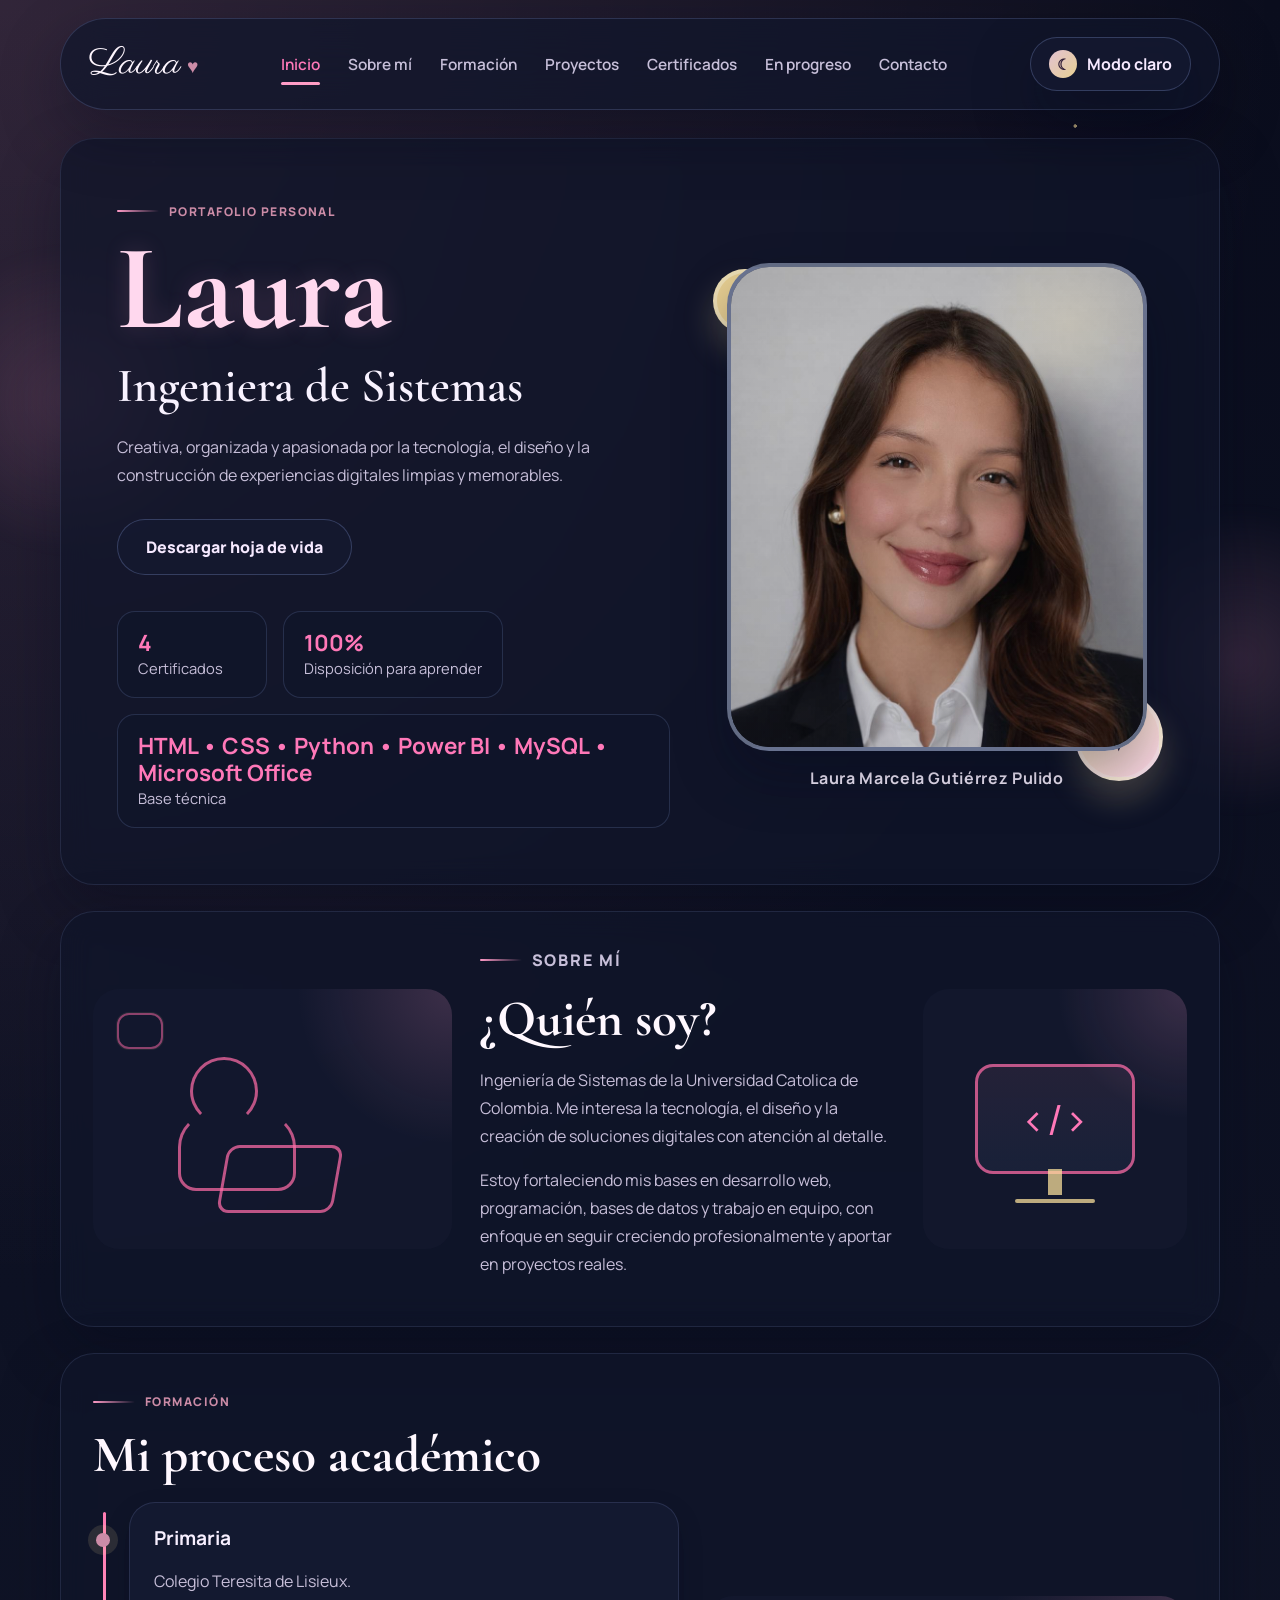
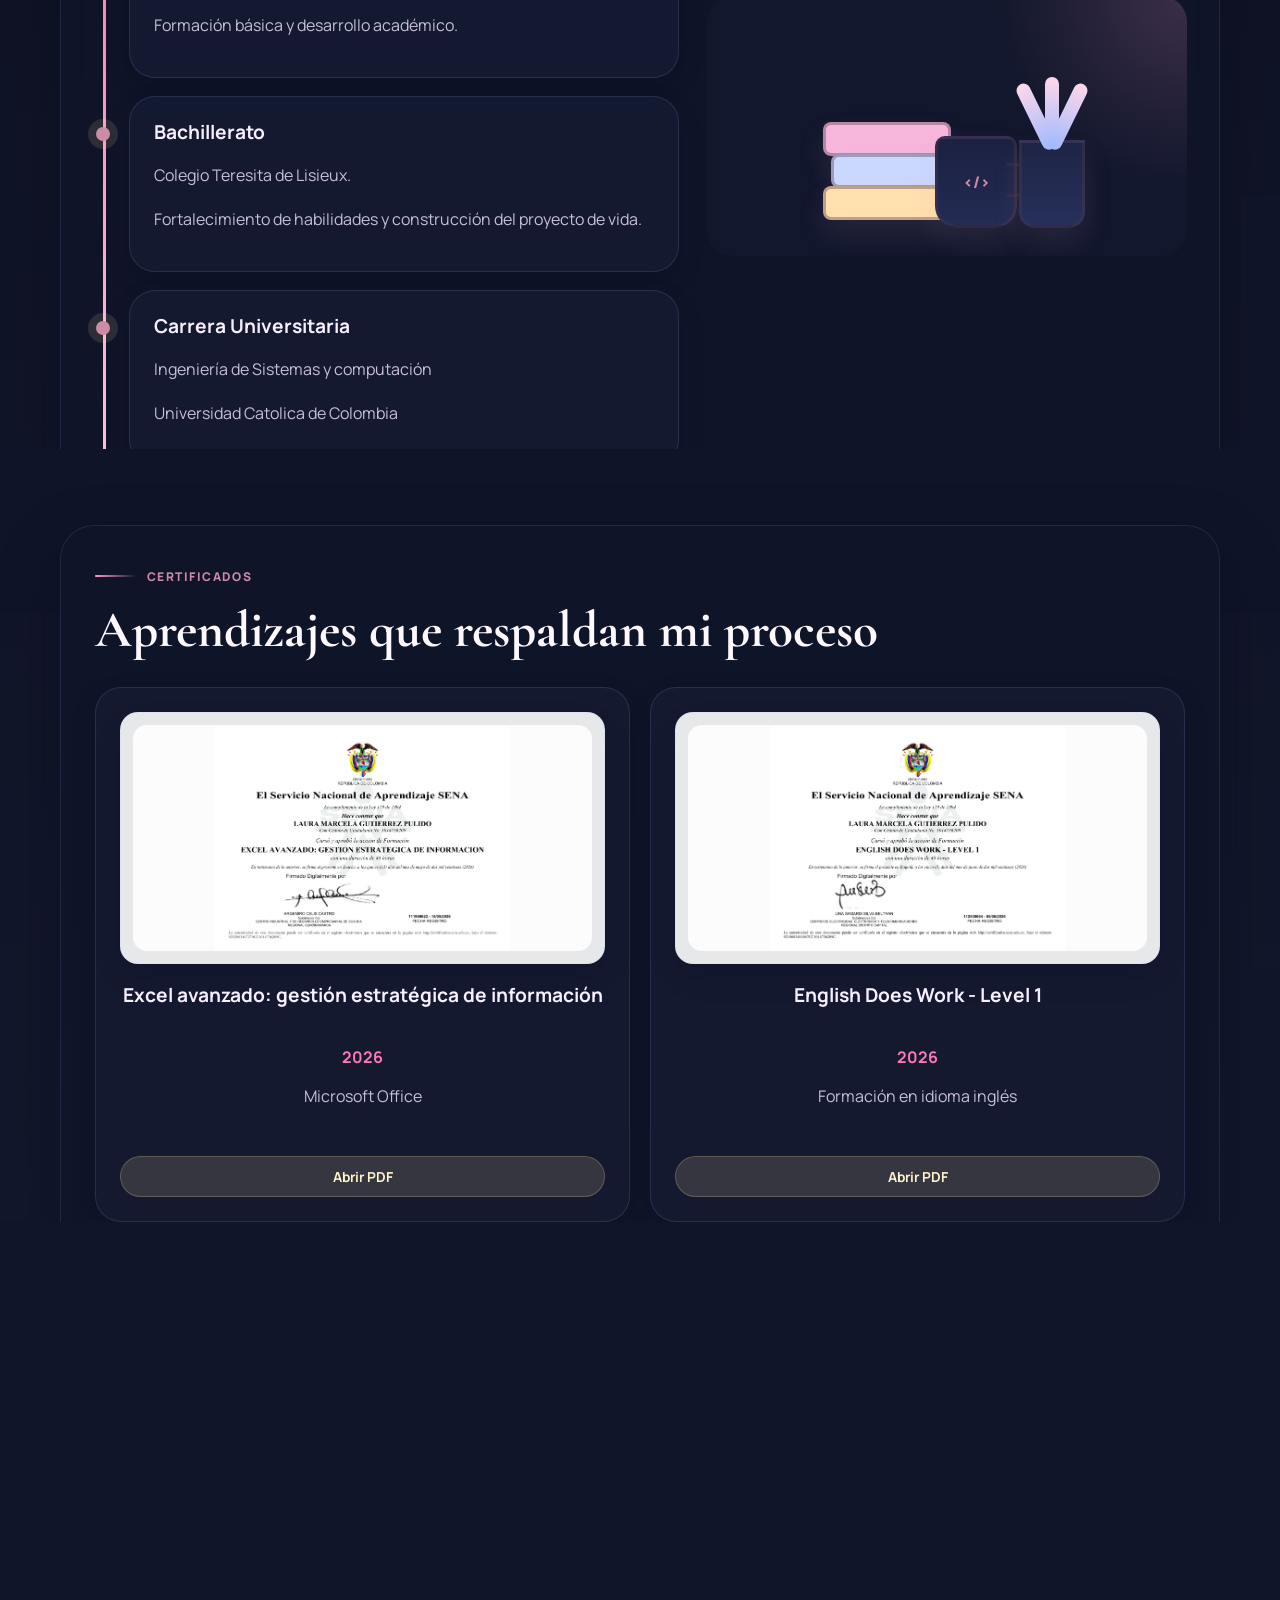
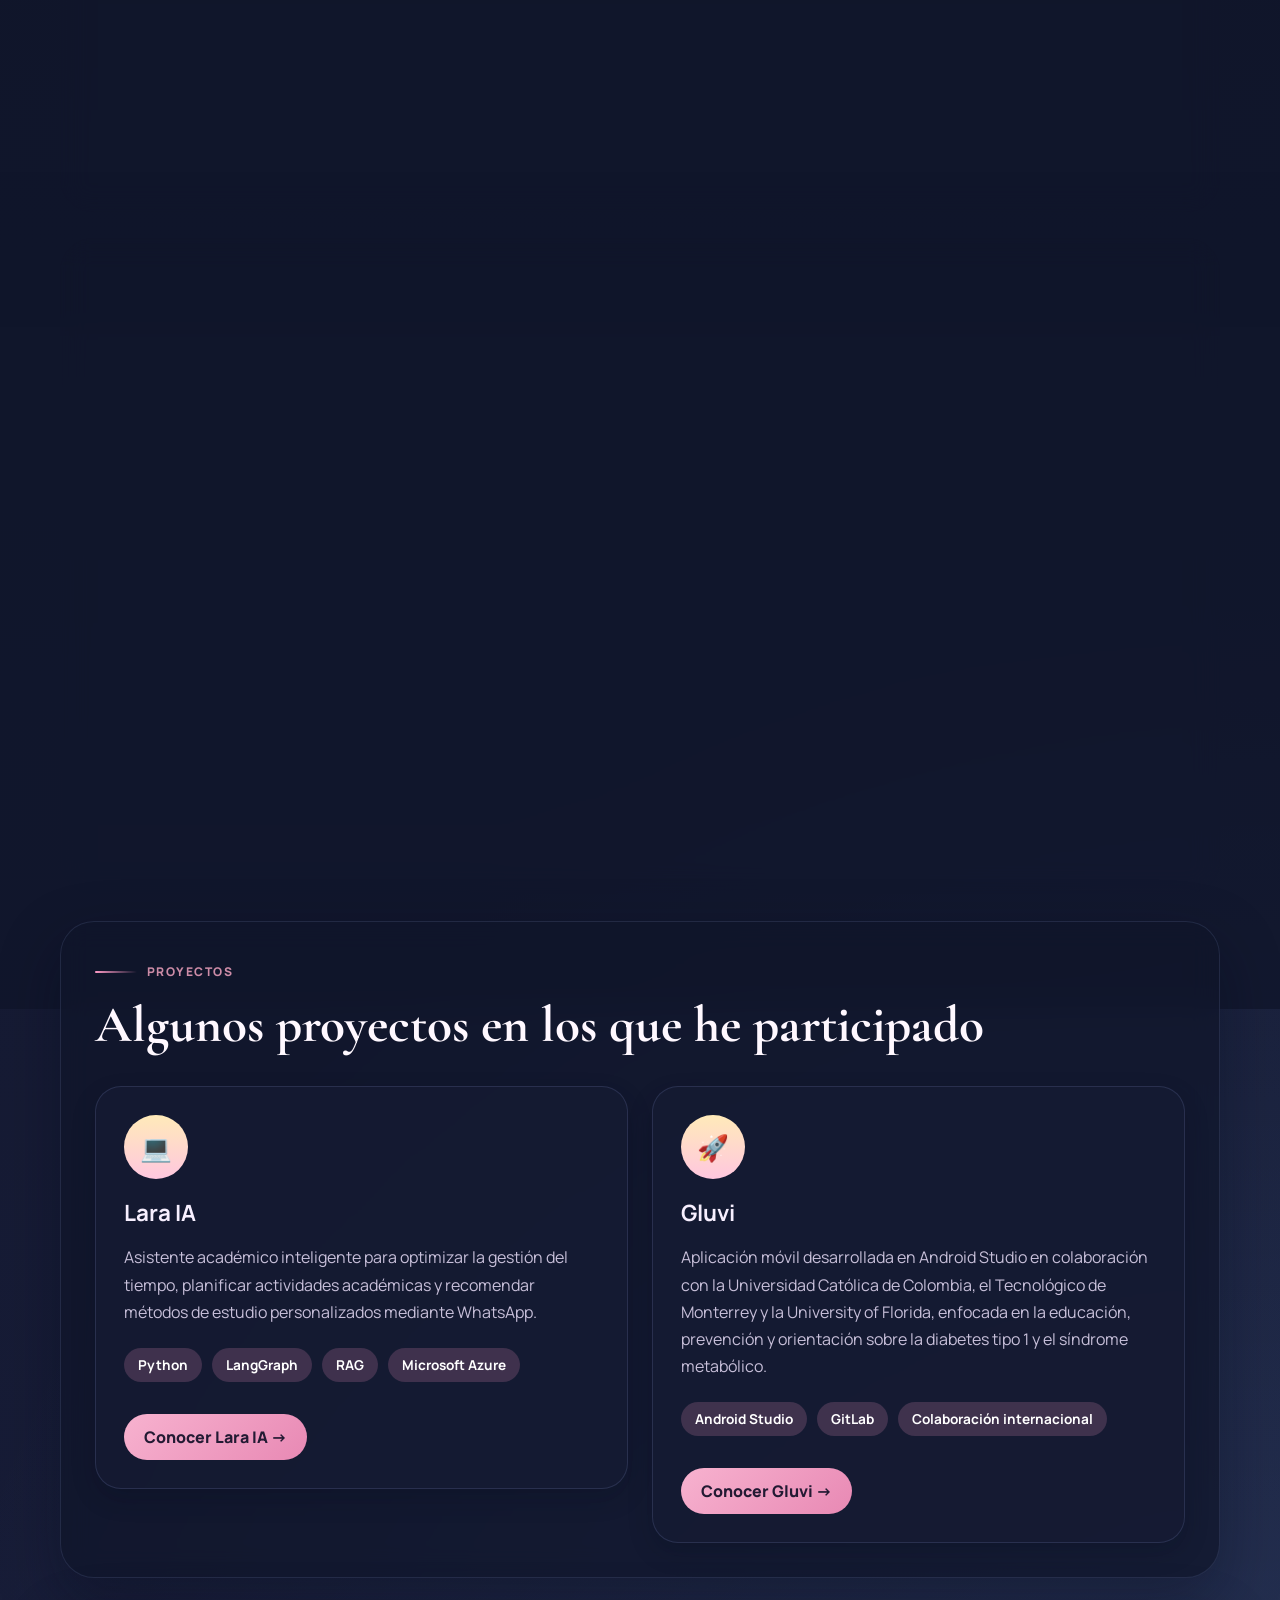
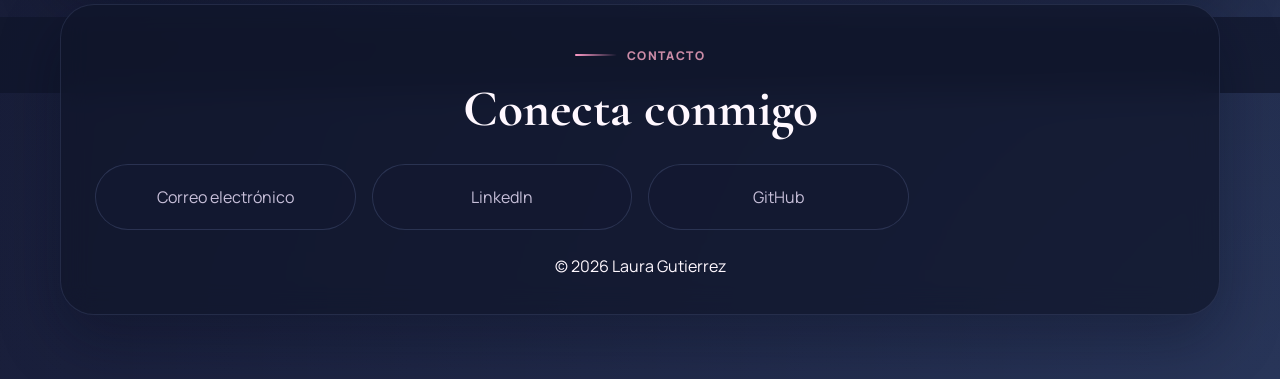
<file: index.html>
<!DOCTYPE html>
<html lang="es">
  <head>
    <meta charset="UTF-8" />
    <meta name="viewport" content="width=device-width, initial-scale=1.0" />
    <title>Laura Marcela Gutierrez Pulido | Portafolio</title>
    <link rel="preconnect" href="https://fonts.googleapis.com" />
    <link rel="preconnect" href="https://fonts.gstatic.com" crossorigin />
    <link
      href="https://fonts.googleapis.com/css2?family=Cormorant+Garamond:wght@400;500;600;700&family=Manrope:wght@400;500;600;700;800&family=Parisienne&display=swap"
      rel="stylesheet"
    />
    <link rel="stylesheet" href="styles.css" />
  </head>
  <body>
    <div class="page-glow page-glow-left"></div>
    <div class="page-glow page-glow-right"></div>

    <header class="shell site-header">
      <a class="brand" href="#inicio">Laura<span>&#9829;</span></a>

      <button class="menu-toggle" type="button" aria-label="Abrir menu" aria-expanded="false">
        <span></span>
        <span></span>
      </button>

      <nav class="site-nav">
        <a href="#inicio">Inicio</a>
        <a href="#sobre-mi">Sobre m&iacute;</a>
        <a href="#formacion">Formaci&oacute;n</a>
        <a href="#proyectos">Proyectos</a>
        <a href="#certificados">Certificados</a>
        <a href="#progreso">En progreso</a>
        <a href="#contacto">Contacto</a>
      </nav>

      <button id="theme-toggle" class="theme-toggle" type="button" aria-label="Cambiar tema">
        <span class="theme-toggle-icon" aria-hidden="true">&#9782;</span>
        <span class="theme-toggle-text">Modo claro</span>
      </button>
    </header>

    <main class="shell">
      <section class="hero panel" id="inicio">
        <div class="hero-copy">
          <p class="eyebrow">Portafolio personal</p>
          <h1>Laura</h1>
          <h2>Ingeniera de Sistemas</h2>
          <p class="lead">
            Creativa, organizada y apasionada por la tecnolog&iacute;a, el dise&ntilde;o
            y la construcci&oacute;n de experiencias digitales limpias y memorables.
          </p>

          <div class="hero-actions">
            <a
              class="btn btn-secondary"
              href="assets/CV Laura Marcela Gutierrez.pdf"
              download="Laura-Marcela-Gutierrez-Pulido-CV.pdf"
            >
              Descargar hoja de vida
            </a>
          </div>

          <ul class="hero-stats">
            <li>
              <strong>4</strong>
              <span>Certificados</span>
            </li>
            <li>
              <strong>100%</strong>
              <span>Disposici&oacute;n para aprender</span>
            </li>
            <li>
              <strong>HTML &bull; CSS &bull; Python &bull; Power BI &bull; MySQL &bull; Microsoft Office</strong>
              <span>Base t&eacute;cnica</span>
            </li>
          </ul>
        </div>

        <div class="hero-visual">
          <div class="portrait-card">
            <div class="portrait-badge badge-top">&#9825;</div>
            <div class="portrait-badge badge-bottom">&#9829;</div>
            <div class="portrait-photo">
              <img src="assets/laura-photo.jpg" alt="Retrato profesional de Laura Marcela Gutierrez Pulido" />
            </div>
            <p class="portrait-caption">Laura Marcela Guti&eacute;rrez Pulido</p>
          </div>
        </div>
      </section>

      <section class="about panel" id="sobre-mi">
        <div class="illustration-card">
          <div class="mini-window"></div>
          <div class="girl-doodle">
            <div class="head"></div>
            <div class="torso"></div>
            <div class="laptop"></div>
          </div>
        </div>

        <div class="about-copy">
          <p class="section-kicker">Sobre m&iacute;</p>
          <h3>&iquest;Qui&eacute;n soy?</h3>
          <p>
            Ingenier&iacute;a de Sistemas de la Universidad Catolica de Colombia. Me interesa la
            tecnolog&iacute;a, el dise&ntilde;o y la creaci&oacute;n de soluciones digitales con
            atenci&oacute;n al detalle.
          </p>
          <p>
            Estoy fortaleciendo mis bases en desarrollo web, programaci&oacute;n,
            bases de datos y trabajo en equipo, con enfoque en seguir creciendo
            profesionalmente y aportar en proyectos reales.
          </p>
        </div>

        <div class="code-card">
          <div class="monitor">
            <span>&lt;/&gt;</span>
          </div>
        </div>
      </section>

      

      <section class="journey panel" id="formacion">
        <div class="journey-copy">
          <div class="section-heading">
            <p class="section-kicker">Formaci&oacute;n</p>
            <h3>Mi proceso acad&eacute;mico</h3>
          </div>

          <div class="timeline">
            <article class="timeline-item">
              <h4>Primaria</h4>
              <p>Colegio Teresita de Lisieux.</p>
              <p>Formaci&oacute;n b&aacute;sica y desarrollo acad&eacute;mico.</p>
            </article>
            <article class="timeline-item">
              <h4>Bachillerato</h4>
              <p>Colegio Teresita de Lisieux.</p>
              <p>Fortalecimiento de habilidades y construcci&oacute;n del proyecto de vida.</p>
            </article>
            <article class="timeline-item">
              <h4>Carrera Universitaria</h4>
              <p>Ingenier&iacute;a de Sistemas y computaci&oacute;n</p>
              <p>Universidad Catolica de Colombia</p>
            </article>
          </div>
        </div>

        <div class="journey-art">
          <div class="books-stack">
            <div class="book book-one"></div>
            <div class="book book-two"></div>
            <div class="book book-three"></div>
            <div class="mug">&lt;/&gt;</div>
            <div class="plant">
              <span></span>
              <span></span>
              <span></span>
            </div>
          </div>
        </div>
      </section>

      <section class="certificates panel" id="certificados">
        <div class="section-heading">
          <p class="section-kicker">Certificados</p>
          <h3>Aprendizajes que respaldan mi proceso</h3>
        </div>

        <div class="cert-grid">
          <article class="cert-card">
            <a
              class="cert-preview"
              href="assets/certificates/9232003467270CC1014736209C.pdf"
              target="_blank"
              rel="noreferrer"
            >
              <img
                src="assets/certificates/excel-preview.png"
                alt="Vista previa del certificado Excel avanzado: gestion estrategica de informacion"
              />
            </a>
            <h4>Excel avanzado: gesti&oacute;n estrat&eacute;gica de informaci&oacute;n</h4>
            <span>2026</span>
            <p>Microsoft Office</p>
            <a
              class="cert-link"
              href="assets/certificates/9232003467270CC1014736209C.pdf"
              target="_blank"
              rel="noreferrer"
            >
              Abrir PDF
            </a>
          </article>
          <article class="cert-card">
            <a
              class="cert-preview"
              href="assets/certificates/9210003481867CC1014736209C.pdf"
              target="_blank"
              rel="noreferrer"
            >
              <img
                src="assets/certificates/english-level-1-preview.png"
                alt="Vista previa del certificado English Does Work Level 1"
              />
            </a>
            <h4>English Does Work - Level 1</h4>
            <span>2026</span>
            <p>Formaci&oacute;n en idioma ingl&eacute;s</p>
            <a
              class="cert-link"
              href="assets/certificates/9210003481867CC1014736209C.pdf"
              target="_blank"
              rel="noreferrer"
            >
              Abrir PDF
            </a>
          </article>
          <article class="cert-card">
            <a
              class="cert-preview"
              href="assets/certificates/9304003494504CC1014736209C.pdf"
              target="_blank"
              rel="noreferrer"
            >
              <img
                src="assets/certificates/english-level-3-preview.png"
                alt="Vista previa del certificado English Does Work Level 3"
              />
            </a>
            <h4>English Does Work - Level 3</h4>
            <span>2026</span>
            <p>Formaci&oacute;n en idioma ingl&eacute;s</p>
            <a
              class="cert-link"
              href="assets/certificates/9304003494504CC1014736209C.pdf"
              target="_blank"
              rel="noreferrer"
            >
              Abrir PDF
            </a>
          </article>
          <article class="cert-card">
            <a
              class="cert-preview"
              href="assets/certificates/9543003525574CC1014736209C.pdf"
              target="_blank"
              rel="noreferrer"
            >
              <img
                src="assets/certificates/ia-integracion-datos-preview.png"
                alt="Vista previa del certificado Aplicacion de la inteligencia artificial en la integracion de datos"
              />
            </a>
            <h4>Aplicaci&oacute;n de la inteligencia artificial en la integraci&oacute;n de datos</h4>
            <span>2026</span>
            <p>SENA</p>
            <a
              class="cert-link"
              href="assets/certificates/9543003525574CC1014736209C.pdf"
              target="_blank"
              rel="noreferrer"
            >
              Abrir PDF
            </a>
          </article>
        </div>
      </section>

      <section class="certificates panel" id="progreso">
        <div class="section-heading">
          <p class="section-kicker">En progreso</p>
          <h3>Cursos que estoy realizando actualmente</h3>
        </div>

        <div class="cert-grid">
          <article class="cert-card progress-card">
            <a class="cert-preview" href="assets/python-cisco-progress.png" target="_blank" rel="noreferrer">
              <img
                src="assets/python-cisco-progress.png"
                alt="Vista del curso Fundamentos de Python 1 en Cisco Networking Academy"
              />
            </a>
            <h4>Fundamentos de Python 1</h4>
            <p>Cisco Networking Academy &middot; Python Essentials 1</p>
            <span>En progreso</span>
            <div class="progress-meta">
              <strong>90%</strong>
            </div>
            <div class="progress-track" aria-label="Progreso del curso Fundamentos de Python 1">
              <div class="progress-fill" style="width: 90%"></div>
            </div>
          </article>
          <article class="cert-card progress-card">
            <a class="cert-preview" href="assets/sql-udemy-progress.png" target="_blank" rel="noreferrer">
              <img
                src="assets/sql-udemy-progress.png"
                alt="Vista del curso SQL Total en Udemy"
              />
            </a>
            <h4>SQL TOTAL - Domina Bases de Datos de 0 a Avanzado en 12 D&iacute;as</h4>
            <p>Udemy &middot; SQL con MySQL, ejercicios y proyectos reales</p>
            <span>En progreso</span>
            <div class="progress-meta">
              <strong>90%</strong>
            </div>
            <div class="progress-track" aria-label="Progreso del curso SQL Total">
              <div class="progress-fill" style="width: 90%"></div>
            </div>
          </article>
</div>
      </section>

      <section class="projects panel" id="proyectos">
        <div class="section-heading">
          <p class="section-kicker">Proyectos</p>
          <h3>Algunos proyectos en los que he participado</h3>
        </div>

        <div class="projects-grid">
          <a class="project-card project-card-link" href="lara-ia.html" aria-label="Conocer Lara IA, asistente académico inteligente">
            <div class="icon-circle" aria-hidden="true">&#128187;</div>
            <h4>Lara IA</h4>
            <p>Asistente académico inteligente para optimizar la gestión del tiempo, planificar actividades académicas y recomendar métodos de estudio personalizados mediante WhatsApp.</p>
            <div class="project-tags">
              <span>Python</span><span>LangGraph</span><span>RAG</span><span>Microsoft Azure</span>
            </div>
            <span class="project-btn">Conocer Lara IA &rarr;</span>
          </a>

          <a class="project-card project-card-link" href="gluvi.html" aria-label="Ver el proyecto Gluvi, mi aporte y las capturas de la aplicación">
            <div class="icon-circle">&#128640;</div>

            <h4>Gluvi</h4>

            <p>
              Aplicación móvil desarrollada en Android Studio en colaboración con la
              Universidad Católica de Colombia, el Tecnológico de Monterrey y la
              University of Florida, enfocada en la educación, prevención y orientación
              sobre la diabetes tipo 1 y el síndrome metabólico.
            </p>

            <div class="project-tags">
              <span>Android Studio</span>
              <span>GitLab</span>
              <span>Colaboración internacional</span>
            </div>

            <span class="project-btn">Conocer Gluvi &rarr;</span>
          </a>
        </div>
      </section>

      <section class="contact panel" id="contacto">
        <div class="section-heading contact-heading">
          <p class="section-kicker">Contacto</p>
          <h3>Conecta conmigo</h3>
        </div>

        <div class="contact-strip">
          <a href="mailto:lauramgp66@gmail.com">Correo electr&oacute;nico</a>
          <a href="https://www.linkedin.com/in/laura-gutierrez-5867103b4/" target="_blank" rel="noreferrer">LinkedIn</a>
          <a href="https://github.com/Lau0520" target="_blank" rel="noreferrer">GitHub</a>
        </div>

        <p class="closing-note">&copy; 2026 Laura Gutierrez</p>
      </section>
    </main>

    <script src="script.js"></script>
  </body>
</html>
</file>
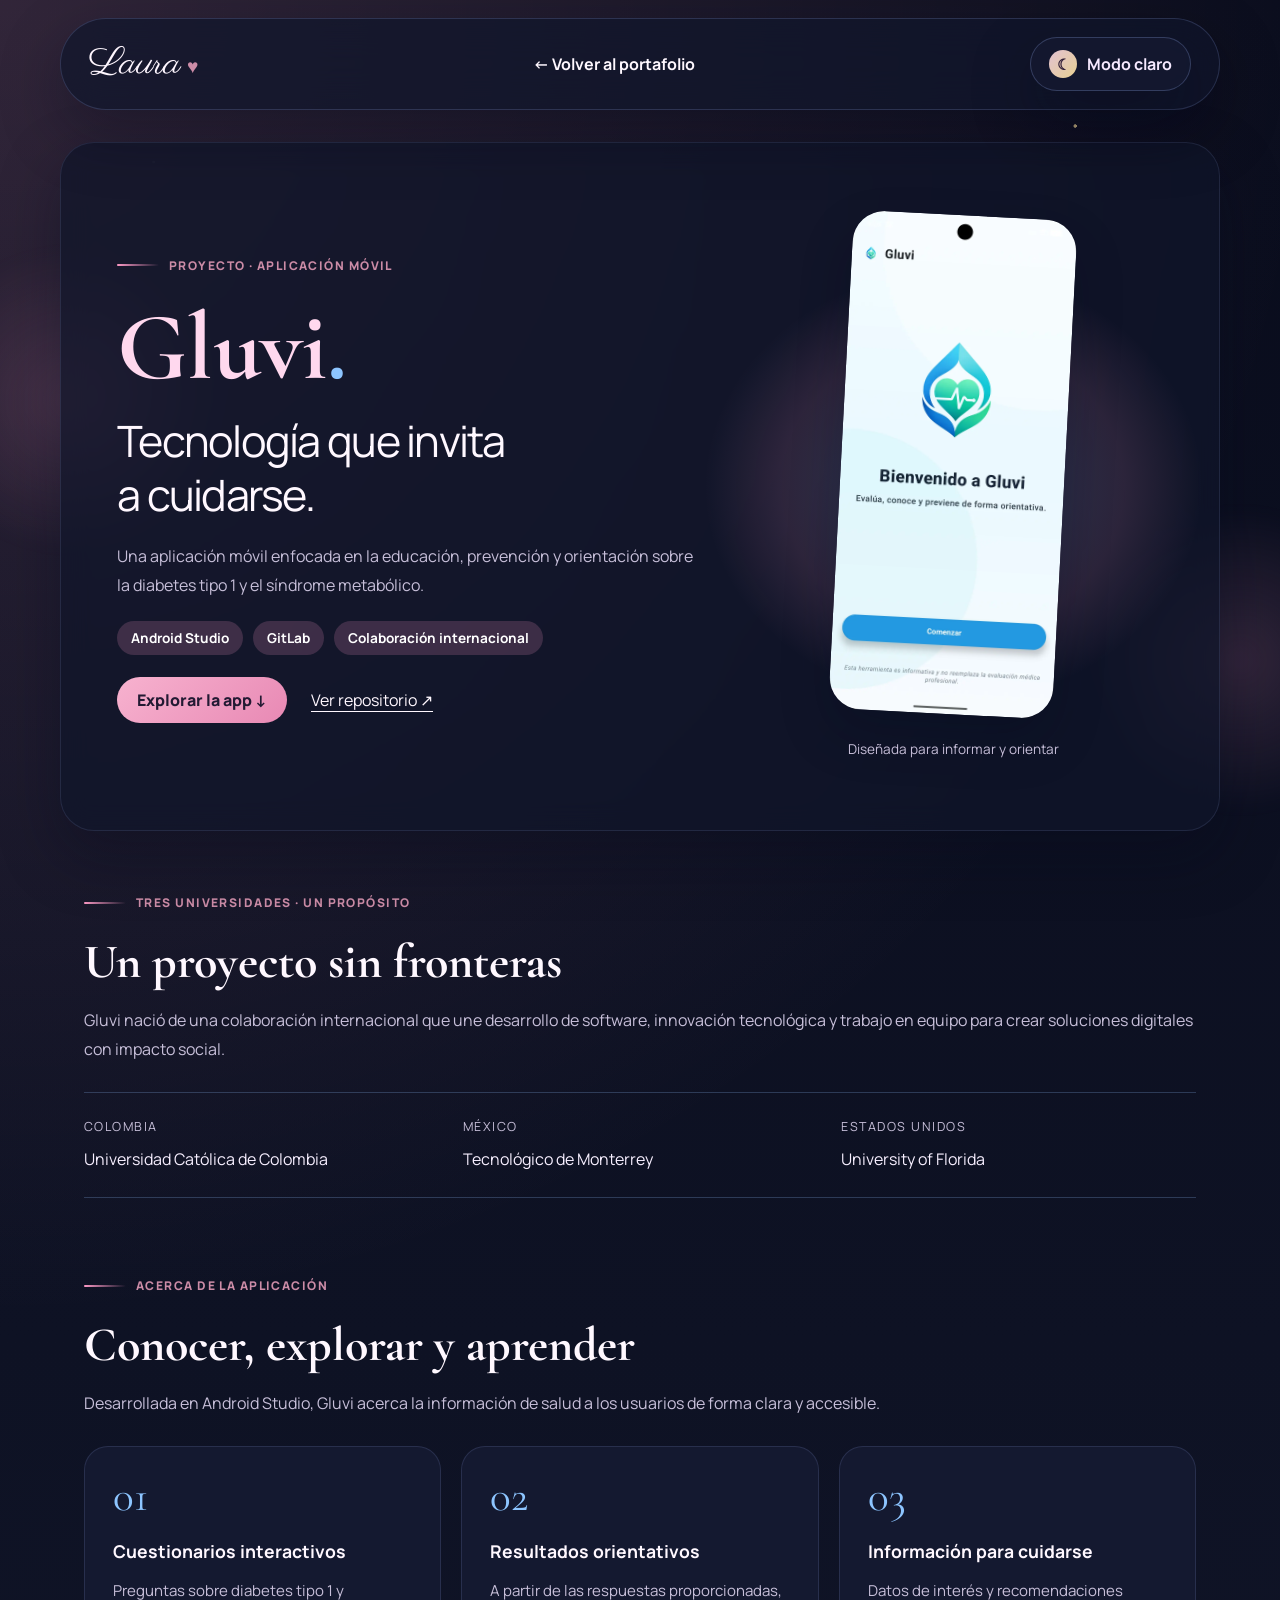
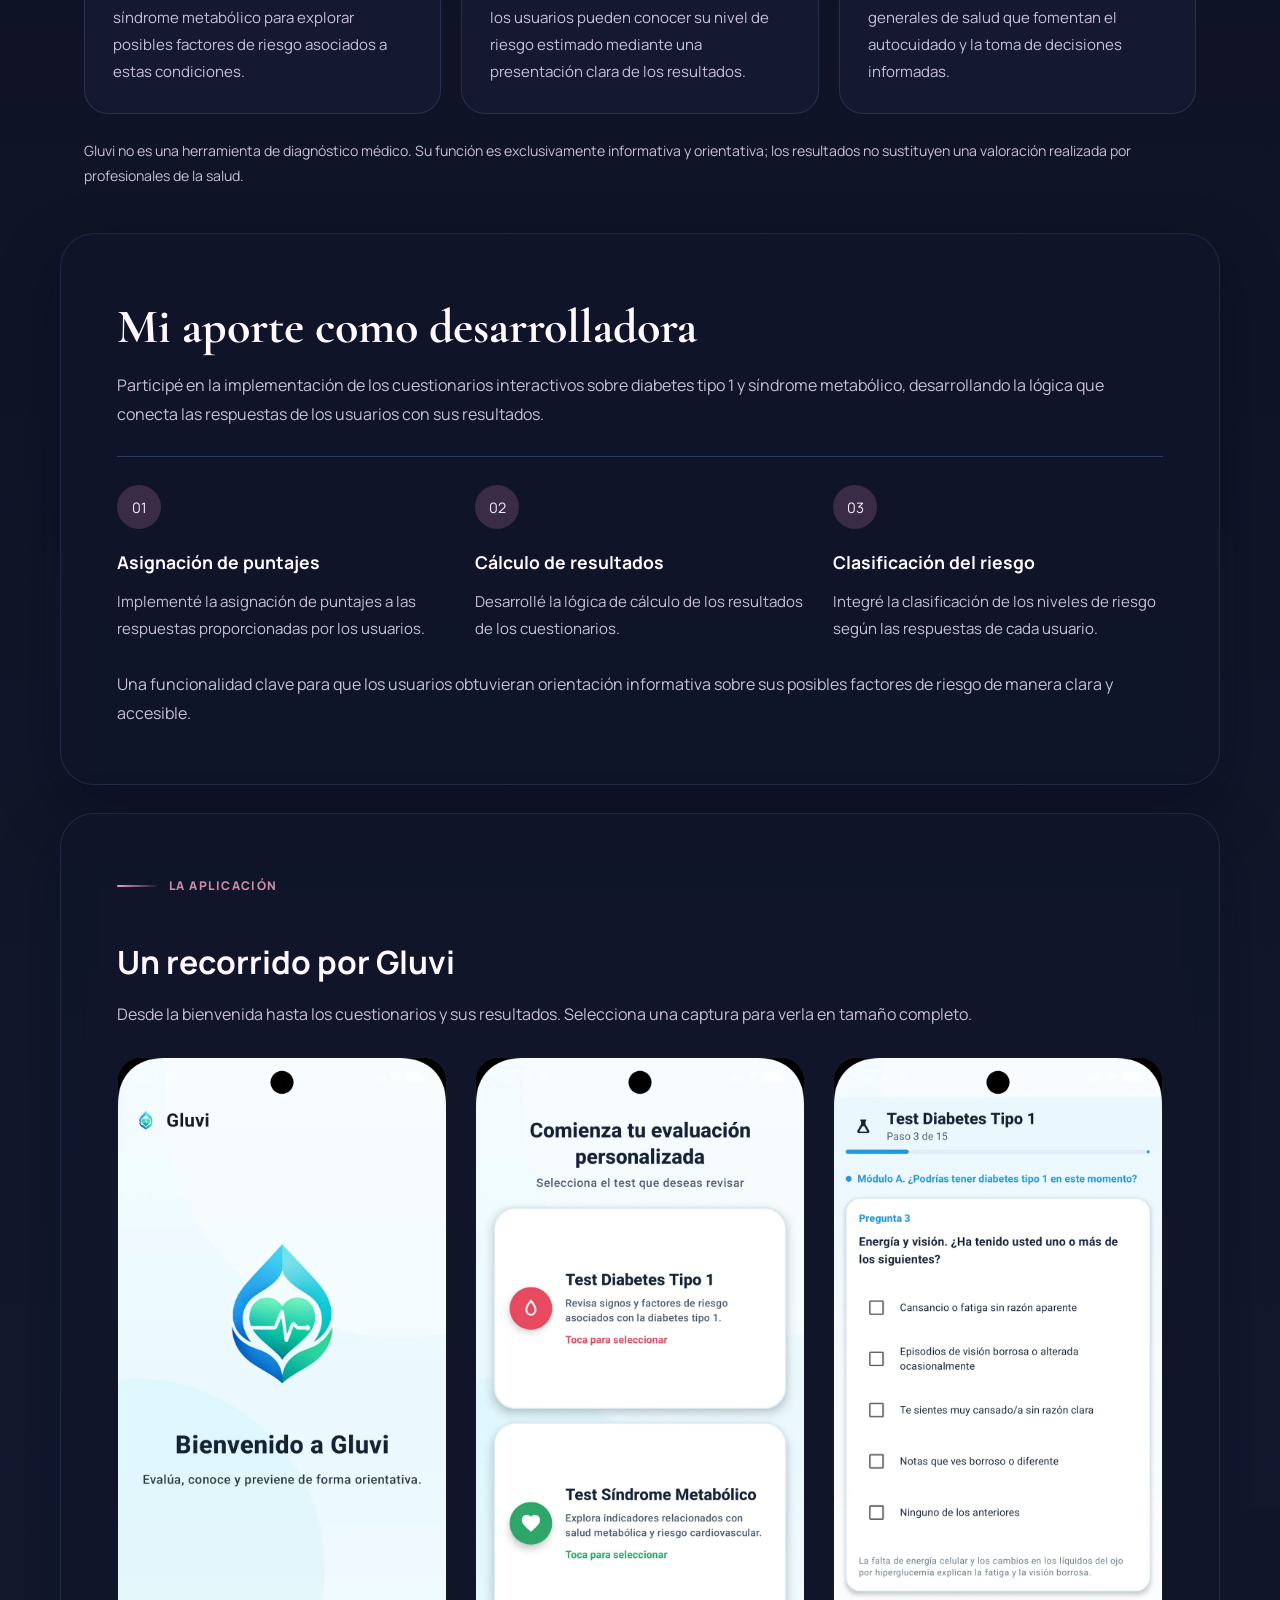
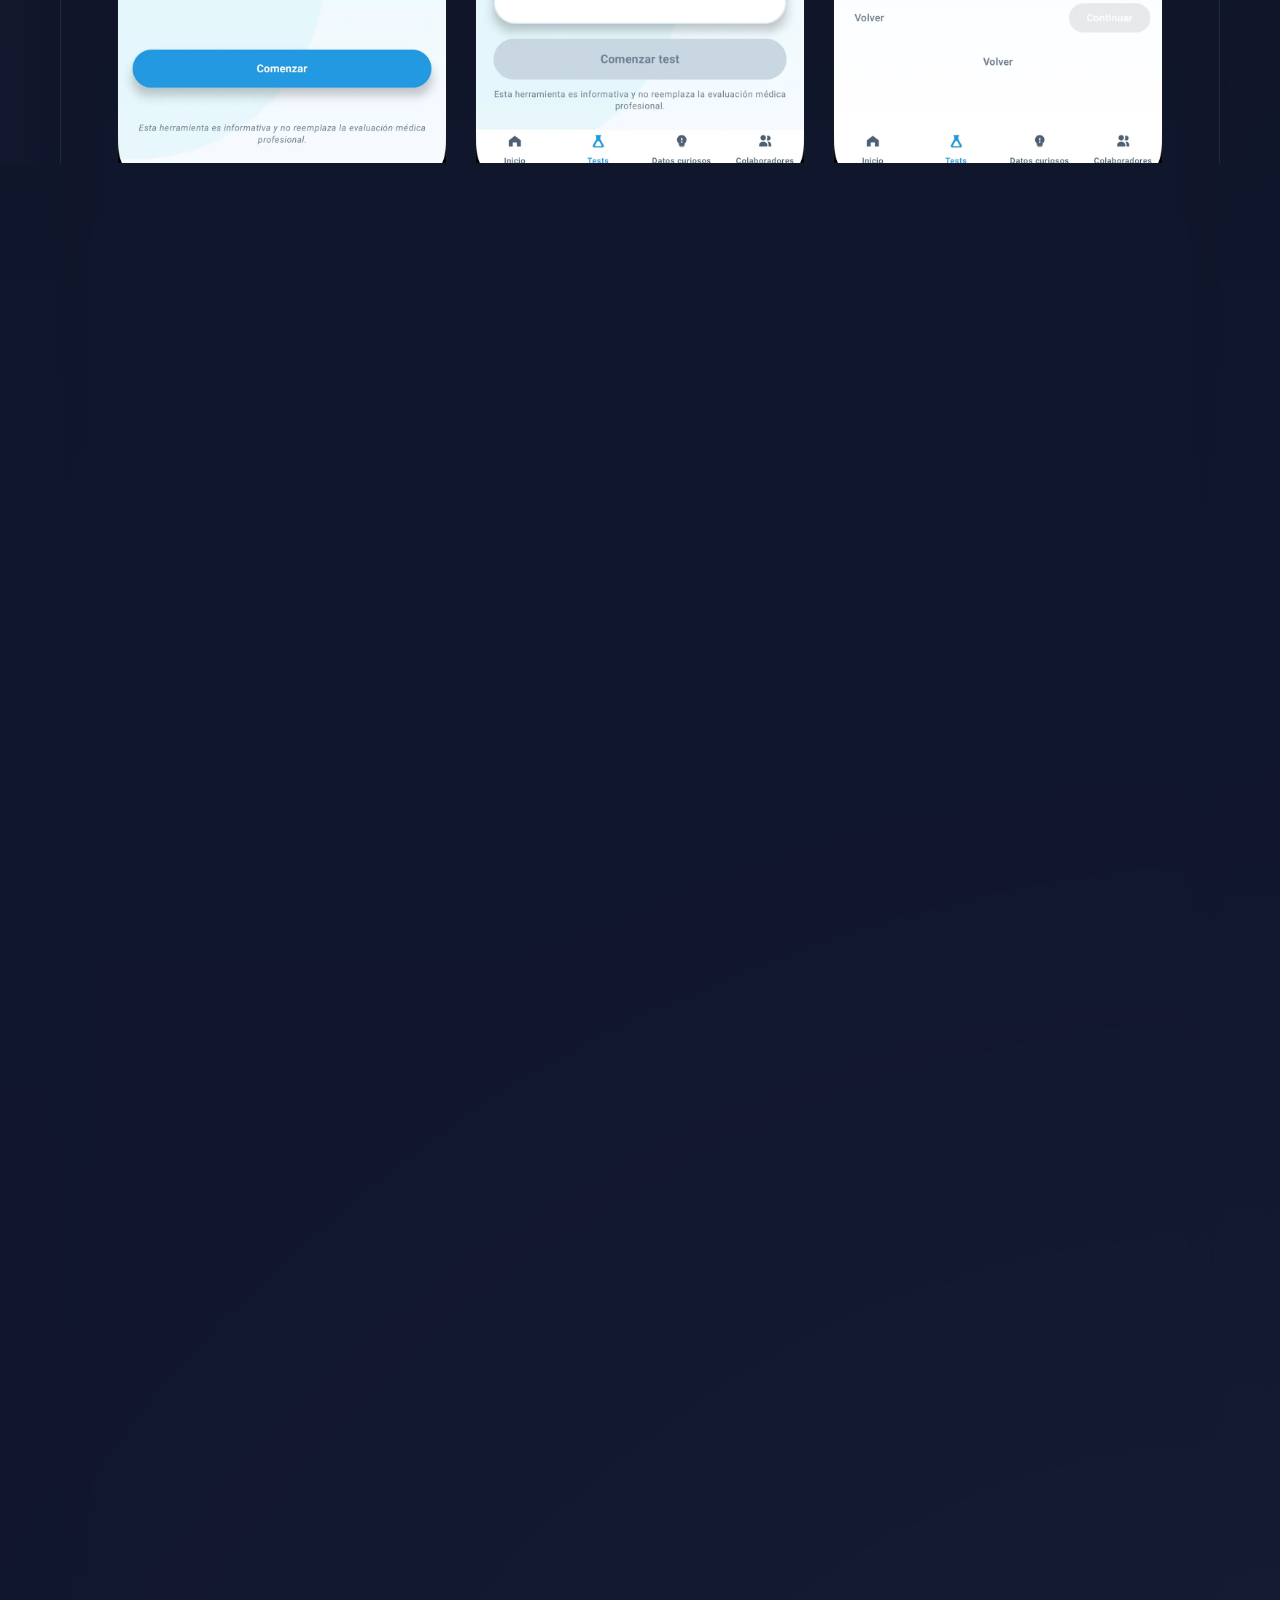
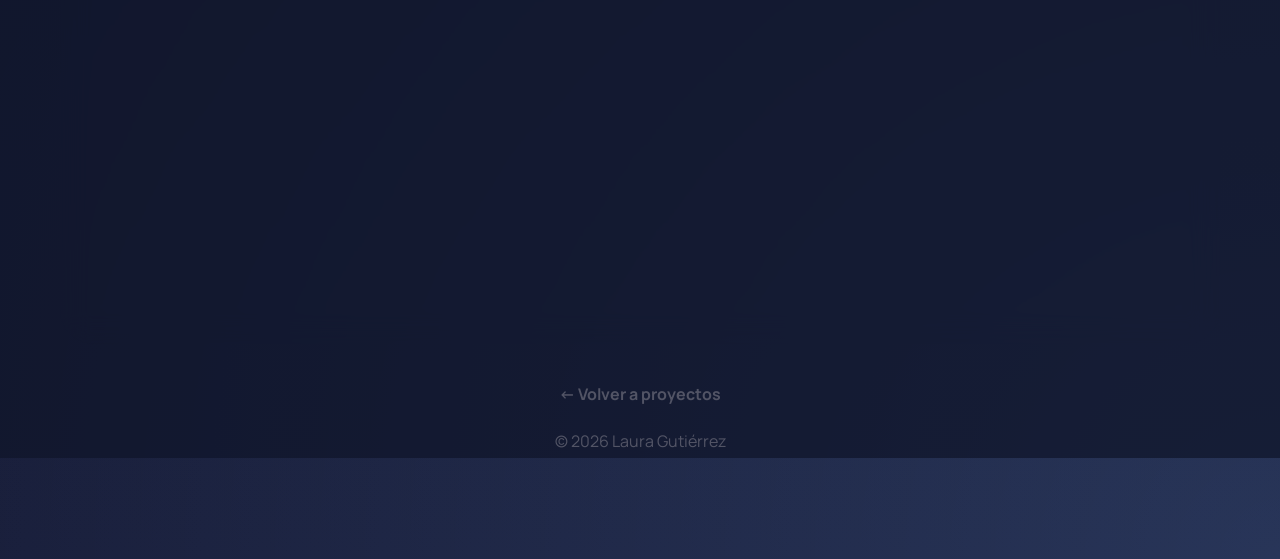
<file: gluvi.html>
<!DOCTYPE html>
<html lang="es">
  <head>
    <meta charset="UTF-8" />
    <meta name="viewport" content="width=device-width, initial-scale=1.0" />
    <meta name="description" content="Gluvi: aplicación móvil desarrollada en Android Studio, colaboración internacional y aporte de Laura Marcela Gutiérrez Pulido." />
    <title>Gluvi | Laura Marcela Gutiérrez Pulido</title>
    <link rel="preconnect" href="https://fonts.googleapis.com" />
    <link rel="preconnect" href="https://fonts.gstatic.com" crossorigin />
    <link
      href="https://fonts.googleapis.com/css2?family=Cormorant+Garamond:wght@400;500;600;700&family=Manrope:wght@400;500;600;700;800&family=Parisienne&display=swap"
      rel="stylesheet"
    />
    <link rel="stylesheet" href="styles.css" />
  </head>
  <body class="project-page">
    <div class="page-glow page-glow-left" aria-hidden="true"></div>
    <div class="page-glow page-glow-right" aria-hidden="true"></div>
    <header class="shell site-header project-page-header">
      <a class="brand" href="index.html#inicio">Laura<span>&#9829;</span></a>
      <a class="back-link" href="index.html#proyectos">&larr; Volver al portafolio</a>
      <button id="theme-toggle" class="theme-toggle" type="button" aria-label="Cambiar tema">
        <span class="theme-toggle-icon" aria-hidden="true">&#9782;</span>
        <span class="theme-toggle-text">Modo claro</span>
      </button>
    </header>
    <main class="shell project-page-main">
      <section class="panel project-overview gluvi-hero" aria-labelledby="gluvi-title">
        <div class="gluvi-hero-copy">
          <p class="section-kicker">Proyecto · Aplicación móvil</p>
          <h1 id="gluvi-title">Gluvi<span class="gluvi-title-dot" aria-hidden="true">.</span></h1>
          <p class="gluvi-headline">Tecnología que invita<br />a cuidarse.</p>
          <p class="gluvi-intro">Una aplicación móvil enfocada en la educación, prevención y orientación sobre la diabetes tipo 1 y el síndrome metabólico.</p>
          <div class="project-tags">
            <span>Android Studio</span><span>GitLab</span><span>Colaboración internacional</span>
          </div>
          <div class="gluvi-hero-actions">
            <a class="project-btn" href="#gallery-title">Explorar la app &darr;</a>
            <a class="gluvi-text-link" href="https://gitlab.com/JonathanAcevedo/gluvi" target="_blank" rel="noreferrer">Ver repositorio &nearr;</a>
          </div>
        </div>
        <div class="gluvi-hero-visual">
          <div class="gluvi-phone-halo" aria-hidden="true"></div>
          <img class="gluvi-cover" src="assets/gluvi/bienvenida.webp" alt="Pantalla de bienvenida de Gluvi" width="900" height="2004" decoding="async" />
          <span class="gluvi-visual-note">Diseñada para informar y orientar</span>
        </div>
      </section>

      <section class="gluvi-collaboration" aria-labelledby="collaboration-title">
        <div class="gluvi-section-heading">
          <p class="section-kicker">Tres universidades · Un propósito</p>
          <h2 id="collaboration-title">Un proyecto sin fronteras</h2>
          <p>Gluvi nació de una colaboración internacional que une desarrollo de software, innovación tecnológica y trabajo en equipo para crear soluciones digitales con impacto social.</p>
        </div>
        <ul class="gluvi-universities">
          <li><span class="gluvi-country">Colombia</span><span>Universidad Católica de Colombia</span></li>
          <li><span class="gluvi-country">México</span><span>Tecnológico de Monterrey</span></li>
          <li><span class="gluvi-country">Estados Unidos</span><span>University of Florida</span></li>
        </ul>
      </section>

      <section class="gluvi-features" aria-labelledby="features-title">
        <div class="gluvi-section-heading">
          <p class="section-kicker">Acerca de la aplicación</p>
          <h2 id="features-title">Conocer, explorar y aprender</h2>
          <p>Desarrollada en Android Studio, Gluvi acerca la información de salud a los usuarios de forma clara y accesible.</p>
        </div>
        <div class="gluvi-feature-grid">
          <article class="gluvi-feature-card">
            <span class="gluvi-feature-number" aria-hidden="true">01</span>
            <h3>Cuestionarios interactivos</h3>
            <p>Preguntas sobre diabetes tipo 1 y síndrome metabólico para explorar posibles factores de riesgo asociados a estas condiciones.</p>
          </article>
          <article class="gluvi-feature-card">
            <span class="gluvi-feature-number" aria-hidden="true">02</span>
            <h3>Resultados orientativos</h3>
            <p>A partir de las respuestas proporcionadas, los usuarios pueden conocer su nivel de riesgo estimado mediante una presentación clara de los resultados.</p>
          </article>
          <article class="gluvi-feature-card">
            <span class="gluvi-feature-number" aria-hidden="true">03</span>
            <h3>Información para cuidarse</h3>
            <p>Datos de interés y recomendaciones generales de salud que fomentan el autocuidado y la toma de decisiones informadas.</p>
          </article>
        </div>
        <p class="gluvi-medical-note">Gluvi no es una herramienta de diagnóstico médico. Su función es exclusivamente informativa y orientativa; los resultados no sustituyen una valoración realizada por profesionales de la salud.</p>
      </section>

      <section class="panel gluvi-contribution" aria-labelledby="contribution-title">
        <div class="gluvi-section-heading">
          <h2 id="contribution-title">Mi aporte como desarrolladora</h2>
          <p>Participé en la implementación de los cuestionarios interactivos sobre diabetes tipo 1 y síndrome metabólico, desarrollando la lógica que conecta las respuestas de los usuarios con sus resultados.</p>
        </div>
        <ol class="gluvi-process">
          <li><span class="gluvi-step" aria-hidden="true">01</span><div><h3>Asignación de puntajes</h3><p>Implementé la asignación de puntajes a las respuestas proporcionadas por los usuarios.</p></div></li>
          <li><span class="gluvi-step" aria-hidden="true">02</span><div><h3>Cálculo de resultados</h3><p>Desarrollé la lógica de cálculo de los resultados de los cuestionarios.</p></div></li>
          <li><span class="gluvi-step" aria-hidden="true">03</span><div><h3>Clasificación del riesgo</h3><p>Integré la clasificación de los niveles de riesgo según las respuestas de cada usuario.</p></div></li>
        </ol>
        <p class="gluvi-contribution-close">Una funcionalidad clave para que los usuarios obtuvieran orientación informativa sobre sus posibles factores de riesgo de manera clara y accesible.</p>
      </section>

      <section class="panel project-gallery" aria-labelledby="gallery-title">
        <p class="section-kicker">La aplicación</p>
        <h2 id="gallery-title">Un recorrido por Gluvi</h2>
        <p class="gallery-intro">Desde la bienvenida hasta los cuestionarios y sus resultados. Selecciona una captura para verla en tamaño completo.</p>
        <div class="app-gallery">
          <figure class="app-screenshot">
            <a href="assets/gluvi/bienvenida.webp" target="_blank" rel="noreferrer" aria-label="Abrir imagen completa: Bienvenida a Gluvi">
              <img src="assets/gluvi/bienvenida.webp" alt="Bienvenida a Gluvi" width="900" height="2004" loading="lazy" decoding="async" />
            </a>
            <figcaption>Bienvenida a Gluvi</figcaption>
          </figure>
          <figure class="app-screenshot">
            <a href="assets/gluvi/seleccion-tests.webp" target="_blank" rel="noreferrer" aria-label="Abrir imagen completa: Selección de cuestionarios">
              <img src="assets/gluvi/seleccion-tests.webp" alt="Selección de cuestionarios" width="900" height="2004" loading="lazy" decoding="async" />
            </a>
            <figcaption>Selección de cuestionarios</figcaption>
          </figure>
          <figure class="app-screenshot">
            <a href="assets/gluvi/cuestionario-diabetes.webp" target="_blank" rel="noreferrer" aria-label="Abrir imagen completa: Cuestionario de diabetes tipo 1">
              <img src="assets/gluvi/cuestionario-diabetes.webp" alt="Cuestionario de diabetes tipo 1" width="900" height="2004" loading="lazy" decoding="async" />
            </a>
            <figcaption>Cuestionario de diabetes tipo 1</figcaption>
          </figure>
          <figure class="app-screenshot">
            <a href="assets/gluvi/resultado.webp" target="_blank" rel="noreferrer" aria-label="Abrir imagen completa: Resultado orientativo del cuestionario">
              <img src="assets/gluvi/resultado.webp" alt="Resultado orientativo del cuestionario" width="900" height="2004" loading="lazy" decoding="async" />
            </a>
            <figcaption>Resultado orientativo del cuestionario</figcaption>
          </figure>
          <figure class="app-screenshot">
            <a href="assets/gluvi/datos-curiosos.webp" target="_blank" rel="noreferrer" aria-label="Abrir imagen completa: Datos curiosos">
              <img src="assets/gluvi/datos-curiosos.webp" alt="Datos curiosos y contenido educativo de Gluvi" width="900" height="2004" loading="lazy" decoding="async" />
            </a>
            <figcaption>Datos curiosos</figcaption>
          </figure>
          <figure class="app-screenshot">
            <a href="assets/gluvi/colaboradores.webp" target="_blank" rel="noreferrer" aria-label="Abrir imagen completa: Universidades y equipos colaboradores">
              <img src="assets/gluvi/colaboradores.webp" alt="Universidades y equipos colaboradores" width="900" height="2004" loading="lazy" decoding="async" />
            </a>
            <figcaption>Universidades y equipos colaboradores</figcaption>
          </figure>
          <figure class="app-screenshot">
            <a href="assets/gluvi/equipo-desarrollo.webp" target="_blank" rel="noreferrer" aria-label="Abrir imagen completa: Equipo de desarrollo de la Universidad Católica de Colombia">
              <img src="assets/gluvi/equipo-desarrollo.webp" alt="Equipo de desarrollo de la Universidad Católica de Colombia" width="900" height="2004" loading="lazy" decoding="async" />
            </a>
            <figcaption>Equipo de desarrollo de la Universidad Católica de Colombia</figcaption>
          </figure>
        </div>
      </section>
      <footer class="project-page-footer">
        <a class="back-link" href="index.html#proyectos">&larr; Volver a proyectos</a>
        <p class="closing-note">&copy; 2026 Laura Gutiérrez</p>
      </footer>
    </main>
    <script src="script.js"></script>
  </body>
</html>
</file>
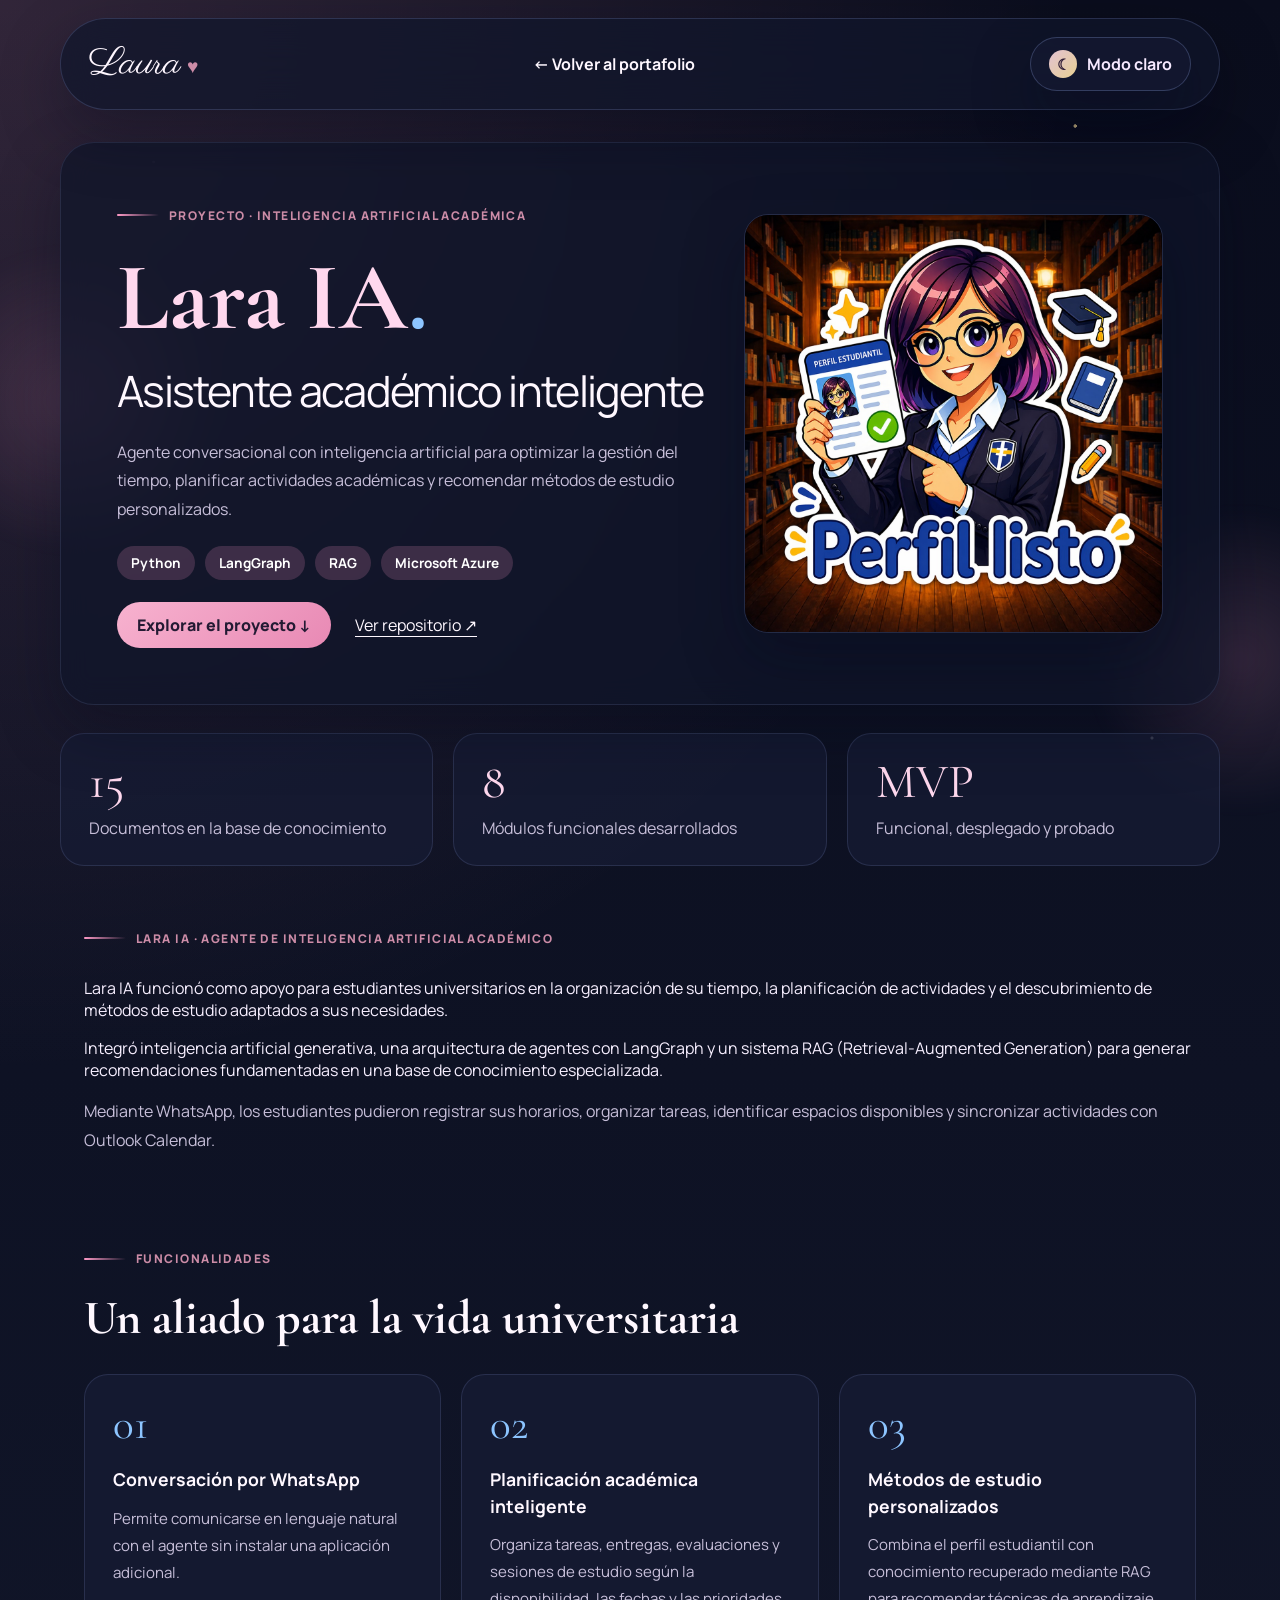
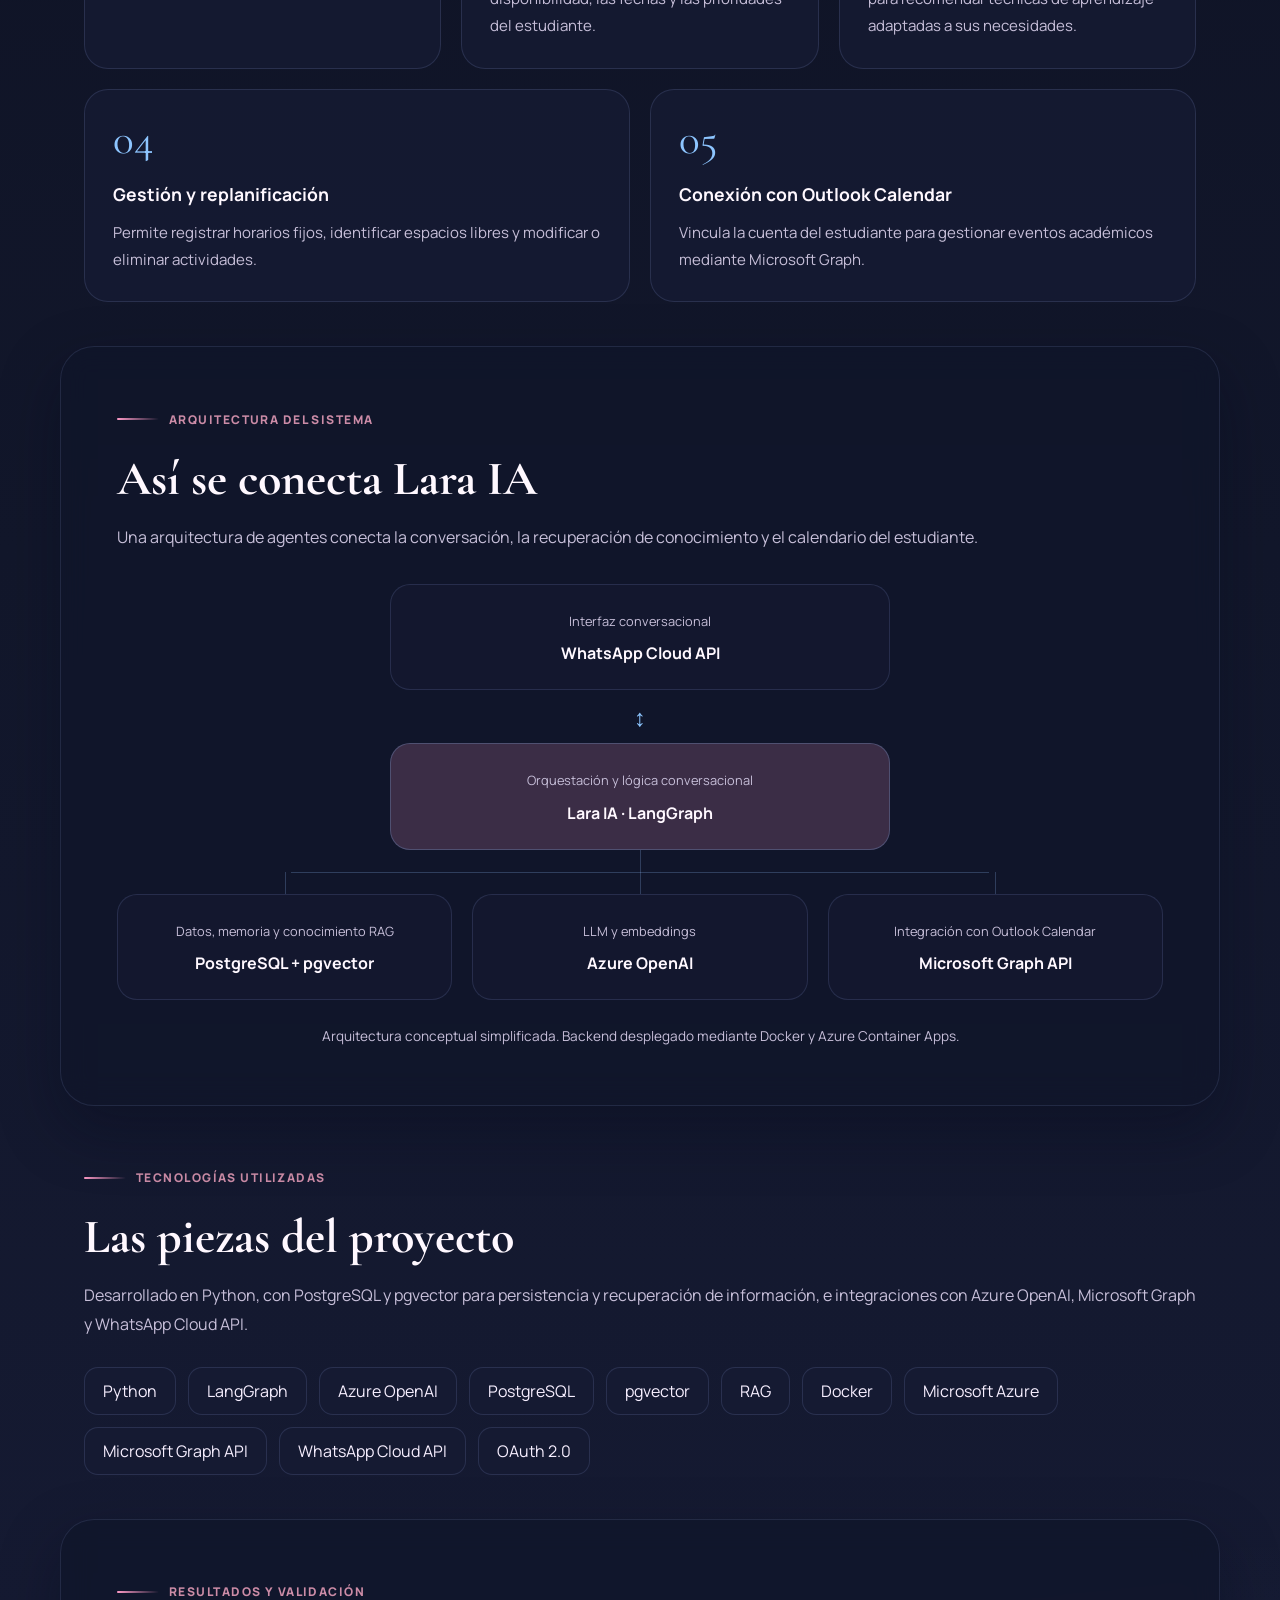
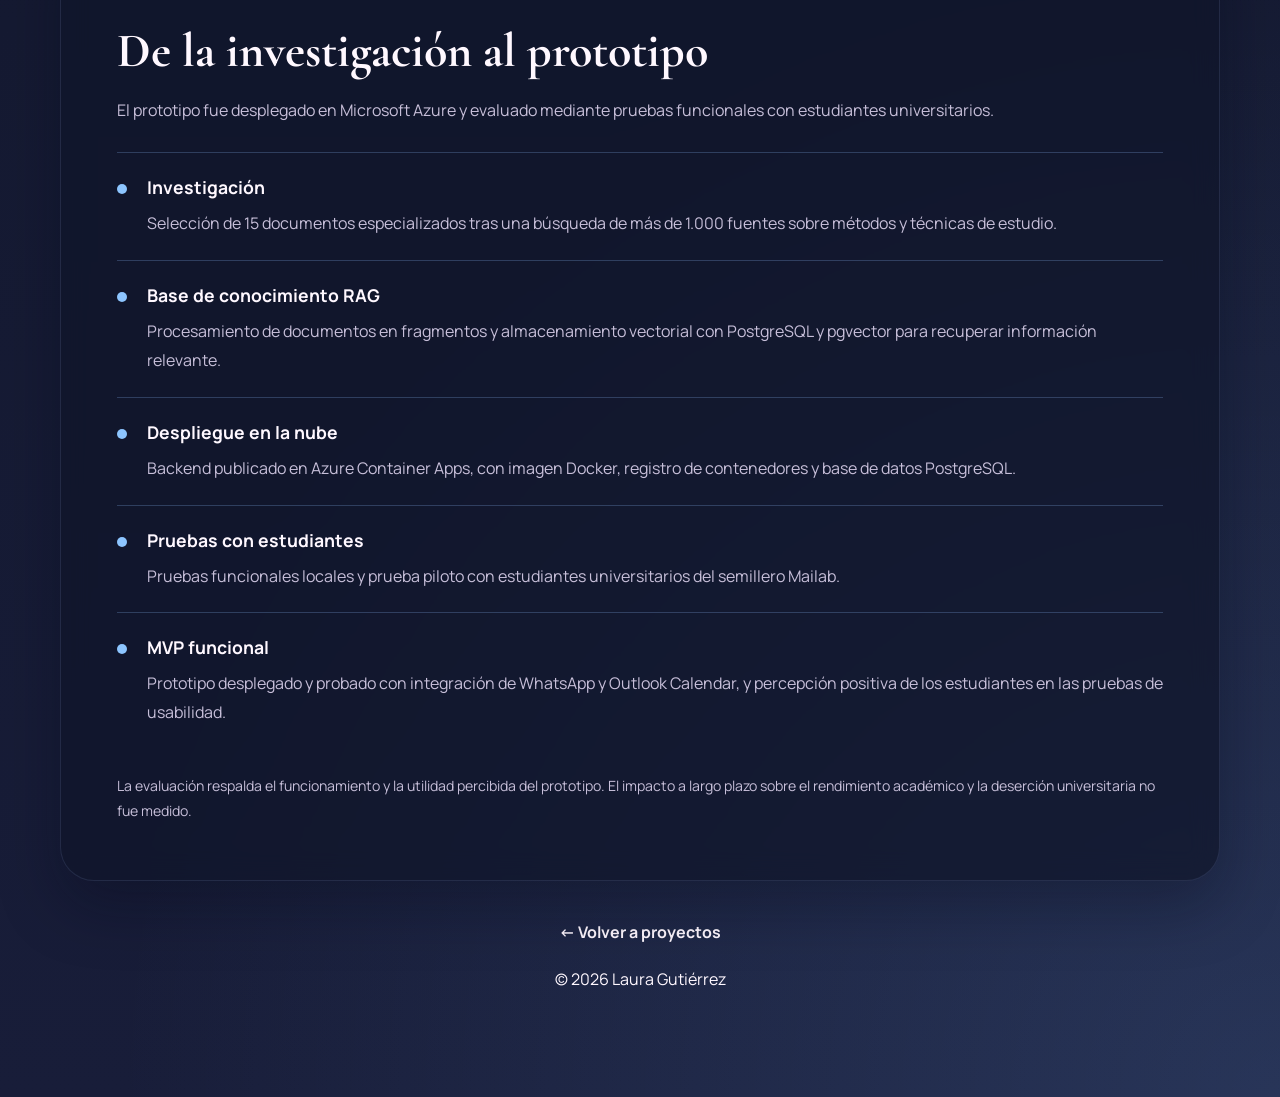
<file: lara-ia.html>
<!DOCTYPE html>
<html lang="es">
  <head>
    <meta charset="UTF-8" />
    <meta name="viewport" content="width=device-width, initial-scale=1.0" />
    <meta name="description" content="Lara IA: asistente académico con inteligencia artificial, LangGraph y RAG. Planificación por WhatsApp e integración con Outlook Calendar." />
    <title>Lara IA | Laura Marcela Gutiérrez Pulido</title>
    <link rel="preconnect" href="https://fonts.googleapis.com" />
    <link rel="preconnect" href="https://fonts.gstatic.com" crossorigin />
    <link
      href="https://fonts.googleapis.com/css2?family=Cormorant+Garamond:wght@400;500;600;700&family=Manrope:wght@400;500;600;700;800&family=Parisienne&display=swap"
      rel="stylesheet"
    />
    <link rel="stylesheet" href="styles.css" />
  </head>
  <body class="project-page lara-page">
    <div class="page-glow page-glow-left" aria-hidden="true"></div>
    <div class="page-glow page-glow-right" aria-hidden="true"></div>
    <header class="shell site-header project-page-header">
      <a class="brand" href="index.html#inicio">Laura<span>&#9829;</span></a>
      <a class="back-link" href="index.html#proyectos">&larr; Volver al portafolio</a>
      <button id="theme-toggle" class="theme-toggle" type="button" aria-label="Cambiar tema">
        <span class="theme-toggle-icon" aria-hidden="true">&#9782;</span>
        <span class="theme-toggle-text">Modo claro</span>
      </button>
    </header>
    <main class="shell project-page-main">
      <section class="panel project-overview gluvi-hero lara-hero" aria-labelledby="lara-title">
        <div class="gluvi-hero-copy">
          <p class="section-kicker">Proyecto · Inteligencia artificial académica</p>
          <h1 id="lara-title">Lara IA<span class="gluvi-title-dot" aria-hidden="true">.</span></h1>
          <p class="gluvi-headline">Asistente académico inteligente</p>
          <p class="gluvi-intro">Agente conversacional con inteligencia artificial para optimizar la gestión del tiempo, planificar actividades académicas y recomendar métodos de estudio personalizados.</p>
          <div class="project-tags"><span>Python</span><span>LangGraph</span><span>RAG</span><span>Microsoft Azure</span></div>
          <div class="gluvi-hero-actions">
            <a class="project-btn" href="#features-title">Explorar el proyecto &darr;</a>
            <a class="gluvi-text-link" href="https://github.com/JuanFe2608/academic_agent" target="_blank" rel="noreferrer">Ver repositorio &nearr;</a>
          </div>
        </div>
        <div class="lara-visual">
          <img class="lara-portrait" src="assets/lara-ia/lara-perfil.jpg" alt="Ilustración de Lara IA mostrando un perfil estudiantil en una biblioteca" width="1254" height="1254" decoding="async" />
        </div>
      </section>
      <ul class="lara-stats" aria-label="Resultados del proyecto">
        <li><span class="lara-stat-value">15</span><span>Documentos en la base de conocimiento</span></li>
        <li><span class="lara-stat-value">8</span><span>Módulos funcionales desarrollados</span></li>
        <li><span class="lara-stat-value">MVP</span><span>Funcional, desplegado y probado</span></li>
      </ul>
      <section class="gluvi-collaboration" aria-labelledby="about-title">
        <div class="gluvi-section-heading">
          <p id="about-title" class="section-kicker">Lara IA · Agente de inteligencia artificial académico</p>
          <p>Lara IA funcionó como apoyo para estudiantes universitarios en la organización de su tiempo, la planificación de actividades y el descubrimiento de métodos de estudio adaptados a sus necesidades.</p>
          <p>Integró inteligencia artificial generativa, una arquitectura de agentes con LangGraph y un sistema RAG (Retrieval-Augmented Generation) para generar recomendaciones fundamentadas en una base de conocimiento especializada.</p>
          <p>Mediante WhatsApp, los estudiantes pudieron registrar sus horarios, organizar tareas, identificar espacios disponibles y sincronizar actividades con Outlook Calendar.</p>
        </div>
      </section>
      <section class="gluvi-features" aria-labelledby="features-title">
        <div class="gluvi-section-heading">
          <p class="section-kicker">Funcionalidades</p>
          <h2 id="features-title">Un aliado para la vida universitaria</h2>
        </div>
        <div class="gluvi-feature-grid lara-feature-grid">
<article class="gluvi-feature-card"><span class="gluvi-feature-number" aria-hidden="true">01</span><h3>Conversación por WhatsApp</h3><p>Permite comunicarse en lenguaje natural con el agente sin instalar una aplicación adicional.</p></article>
<article class="gluvi-feature-card"><span class="gluvi-feature-number" aria-hidden="true">02</span><h3>Planificación académica inteligente</h3><p>Organiza tareas, entregas, evaluaciones y sesiones de estudio según la disponibilidad, las fechas y las prioridades del estudiante.</p></article>
<article class="gluvi-feature-card"><span class="gluvi-feature-number" aria-hidden="true">03</span><h3>Métodos de estudio personalizados</h3><p>Combina el perfil estudiantil con conocimiento recuperado mediante RAG para recomendar técnicas de aprendizaje adaptadas a sus necesidades.</p></article>
<article class="gluvi-feature-card"><span class="gluvi-feature-number" aria-hidden="true">04</span><h3>Gestión y replanificación</h3><p>Permite registrar horarios fijos, identificar espacios libres y modificar o eliminar actividades.</p></article>
<article class="gluvi-feature-card"><span class="gluvi-feature-number" aria-hidden="true">05</span><h3>Conexión con Outlook Calendar</h3><p>Vincula la cuenta del estudiante para gestionar eventos académicos mediante Microsoft Graph.</p></article>
        </div>
      </section>
      <section class="panel gluvi-contribution" aria-labelledby="architecture-title">
        <div class="gluvi-section-heading">
          <p class="section-kicker">Arquitectura del sistema</p>
          <h2 id="architecture-title">Así se conecta Lara IA</h2>
          <p>Una arquitectura de agentes conecta la conversación, la recuperación de conocimiento y el calendario del estudiante.</p>
        </div>
        <div class="lara-architecture" role="group" aria-label="WhatsApp se comunica con el agente LangGraph. El agente utiliza PostgreSQL y pgvector para datos y conocimiento RAG, Azure OpenAI para lenguaje y embeddings y Microsoft Graph para Outlook Calendar.">
          <div class="lara-architecture-node lara-channel"><span class="lara-node-label">Interfaz conversacional</span><h3>WhatsApp Cloud API</h3></div>
          <span class="lara-connector" aria-hidden="true">↕</span>
          <div class="lara-architecture-node lara-agent"><span class="lara-node-label">Orquestación y lógica conversacional</span><h3>Lara IA · LangGraph</h3></div>
          <div class="lara-branches">
            <div class="lara-architecture-node"><span class="lara-node-label">Datos, memoria y conocimiento RAG</span><h3>PostgreSQL + pgvector</h3></div>
            <div class="lara-architecture-node"><span class="lara-node-label">LLM y embeddings</span><h3>Azure OpenAI</h3></div>
            <div class="lara-architecture-node"><span class="lara-node-label">Integración con Outlook Calendar</span><h3>Microsoft Graph API</h3></div>
          </div>
        </div>
        <p class="lara-architecture-caption">Arquitectura conceptual simplificada. Backend desplegado mediante Docker y Azure Container Apps.</p>
      </section>
      <section class="gluvi-features" aria-labelledby="technology-title">
        <div class="gluvi-section-heading">
          <p class="section-kicker">Tecnologías utilizadas</p>
          <h2 id="technology-title">Las piezas del proyecto</h2>
          <p>Desarrollado en Python, con PostgreSQL y pgvector para persistencia y recuperación de información, e integraciones con Azure OpenAI, Microsoft Graph y WhatsApp Cloud API.</p>
        </div>
        <ul class="lara-technologies">
<li>Python</li><li>LangGraph</li><li>Azure OpenAI</li><li>PostgreSQL</li><li>pgvector</li><li>RAG</li><li>Docker</li><li>Microsoft Azure</li><li>Microsoft Graph API</li><li>WhatsApp Cloud API</li><li>OAuth 2.0</li>
        </ul>
      </section>
      <section class="panel gluvi-contribution" aria-labelledby="results-title">
        <div class="gluvi-section-heading">
          <p class="section-kicker">Resultados y validación</p>
          <h2 id="results-title">De la investigación al prototipo</h2>
          <p>El prototipo fue desplegado en Microsoft Azure y evaluado mediante pruebas funcionales con estudiantes universitarios.</p>
        </div>
        <ul class="lara-results">
<li><span class="lara-result-dot" aria-hidden="true"></span><div><h3>Investigación</h3><p>Selección de 15 documentos especializados tras una búsqueda de más de 1.000 fuentes sobre métodos y técnicas de estudio.</p></div></li>
<li><span class="lara-result-dot" aria-hidden="true"></span><div><h3>Base de conocimiento RAG</h3><p>Procesamiento de documentos en fragmentos y almacenamiento vectorial con PostgreSQL y pgvector para recuperar información relevante.</p></div></li>
<li><span class="lara-result-dot" aria-hidden="true"></span><div><h3>Despliegue en la nube</h3><p>Backend publicado en Azure Container Apps, con imagen Docker, registro de contenedores y base de datos PostgreSQL.</p></div></li>
<li><span class="lara-result-dot" aria-hidden="true"></span><div><h3>Pruebas con estudiantes</h3><p>Pruebas funcionales locales y prueba piloto con estudiantes universitarios del semillero Mailab.</p></div></li>
<li><span class="lara-result-dot" aria-hidden="true"></span><div><h3>MVP funcional</h3><p>Prototipo desplegado y probado con integración de WhatsApp y Outlook Calendar, y percepción positiva de los estudiantes en las pruebas de usabilidad.</p></div></li>
        </ul>
        <p class="gluvi-medical-note">La evaluación respalda el funcionamiento y la utilidad percibida del prototipo. El impacto a largo plazo sobre el rendimiento académico y la deserción universitaria no fue medido.</p>
      </section>
      <footer class="project-page-footer">
        <a class="back-link" href="index.html#proyectos">&larr; Volver a proyectos</a>
        <p class="closing-note">&copy; 2026 Laura Gutiérrez</p>
      </footer>
    </main>
    <script src="script.js"></script>
  </body>
</html>
</file>
<file: styles.css>
:root {
  --bg: #0d1020;
  --bg-soft: #151a31;
  --panel: rgba(16, 21, 42, 0.72);
  --panel-strong: rgba(25, 31, 58, 0.88);
  --text: #f7efff;
  --muted: #c7bfd9;
  --line: rgba(147, 190, 255, 0.24);
  --accent: #ff9bc7;
  --accent-strong: #ff78b8;
  --accent-soft: #2a315f;
  --shadow: 0 24px 60px rgba(5, 9, 27, 0.34);
  --gold: #cc8ca7;
  --sky: #8dc5ff;
  --body-bg:
    radial-gradient(circle at top left, rgba(255, 164, 203, 0.16), transparent 24%),
    radial-gradient(circle at bottom right, rgba(124, 179, 255, 0.16), transparent 26%),
    linear-gradient(180deg, #0a0d1d 0%, #12172b 50%, #181d39 100%);
  --body-pattern:
    radial-gradient(circle at 12% 18%, rgba(255, 255, 255, 0.95) 0 1px, transparent 1.6px),
    radial-gradient(circle at 84% 14%, rgba(255, 229, 158, 0.9) 0 1.4px, transparent 2px),
    radial-gradient(circle at 66% 38%, rgba(255, 255, 255, 0.7) 0 1px, transparent 1.8px),
    radial-gradient(circle at 22% 72%, rgba(141, 197, 255, 0.72) 0 1.1px, transparent 2px),
    radial-gradient(circle at 90% 82%, rgba(255, 255, 255, 0.8) 0 1px, transparent 2px);
  --header-bg: rgba(17, 22, 44, 0.74);
  --header-border: rgba(160, 184, 255, 0.18);
  --panel-border: rgba(166, 191, 255, 0.12);
  --card-bg: rgba(22, 28, 52, 0.78);
  --card-border: rgba(160, 184, 255, 0.14);
  --secondary-bg: rgba(21, 26, 49, 0.72);
  --secondary-border: rgba(160, 184, 255, 0.24);
  --secondary-text: #f6e9ff;
  --stats-bg: rgba(16, 21, 42, 0.72);
  --stats-border: rgba(160, 184, 255, 0.16);
  --title: #fff8ff;
  --hero-title: #ffd8ee;
  --hero-subtitle: #f8f2ff;
  --brand-color: #fff7ff;
  --caption-color: #f7efff;
  --illustration-bg:
    radial-gradient(circle at top right, rgba(255, 155, 199, 0.18), transparent 35%),
    rgba(20, 25, 48, 0.72);
  --tag-bg: rgba(255, 155, 199, 0.18);
  --tag-text: #fff3fd;
  --contact-link-bg: rgba(21, 26, 49, 0.76);
  --contact-link-border: rgba(160, 184, 255, 0.16);
  --project-tag-text: #fff;
  --project-btn-text: #231a33;
  --radius-xl: 34px;
  --radius-lg: 26px;
  --radius-md: 18px;
}

body.light-theme {
  --panel: rgba(242, 214, 226, 0.92);
  --panel-strong: rgba(234, 199, 214, 0.97);
  --text: #24131b;
  --muted: #4f3943;
  --line: rgba(210, 146, 175, 0.28);
  --accent: #f59ab8;
  --accent-strong: #de5f91;
  --accent-soft: #e6bccd;
  --shadow: 0 24px 60px rgba(184, 133, 156, 0.18);
  --gold: #d983a7;
  --sky: #b96f91;
  --body-bg:
    radial-gradient(circle at top left, rgba(255, 196, 218, 0.7), transparent 24%),
    radial-gradient(circle at bottom right, rgba(255, 227, 236, 0.95), transparent 30%),
    linear-gradient(180deg, #fff8fb 0%, #ffeef5 48%, #ffdfe9 100%);
  --body-pattern:
    radial-gradient(circle at 12% 18%, rgba(255, 255, 255, 0.7) 0 1px, transparent 1.7px),
    radial-gradient(circle at 84% 14%, rgba(244, 166, 196, 0.45) 0 1.5px, transparent 2px),
    radial-gradient(circle at 66% 38%, rgba(255, 255, 255, 0.5) 0 1px, transparent 1.8px),
    radial-gradient(circle at 22% 72%, rgba(240, 184, 204, 0.4) 0 1.1px, transparent 2px),
    radial-gradient(circle at 90% 82%, rgba(255, 255, 255, 0.5) 0 1px, transparent 2px);
  --header-bg: rgba(236, 205, 218, 0.9);
  --header-border: rgba(191, 129, 156, 0.42);
  --panel-border: rgba(194, 133, 160, 0.52);
  --card-bg: rgba(239, 209, 222, 0.96);
  --card-border: rgba(190, 132, 157, 0.46);
  --secondary-bg: rgba(232, 198, 212, 0.94);
  --secondary-border: rgba(186, 126, 152, 0.42);
  --secondary-text: #4a2836;
  --stats-bg: rgba(237, 205, 219, 0.94);
  --stats-border: rgba(187, 128, 153, 0.42);
  --title: #361c27;
  --hero-title: #9f3f68;
  --hero-subtitle: #482936;
  --brand-color: #412330;
  --caption-color: #492b38;
  --illustration-bg:
    radial-gradient(circle at top right, rgba(214, 126, 164, 0.32), transparent 36%),
    rgba(233, 203, 216, 0.95);
  --tag-bg: rgba(208, 138, 168, 0.28);
  --tag-text: #4c2b39;
  --contact-link-bg: rgba(231, 198, 212, 0.96);
  --contact-link-border: rgba(185, 126, 151, 0.42);
  --project-tag-text: #4c2b39;
  --project-btn-text: #361c27;
}

* {
  box-sizing: border-box;
}

html {
  scroll-behavior: smooth;
}

body {
  margin: 0;
  font-family: "Manrope", sans-serif;
  color: var(--text);
  background: var(--body-bg);
  min-height: 100vh;
  position: relative;
  overflow-x: hidden;
  transition: background 220ms ease, color 220ms ease;
}

body::before {
  content: "";
  position: fixed;
  inset: 0;
  background-image: var(--body-pattern);
  opacity: 0.9;
  pointer-events: none;
  z-index: 0;
}

a {
  color: inherit;
  text-decoration: none;
}

.sky {
  position: fixed;
  border-radius: 50%;
  filter: blur(8px);
  pointer-events: none;
  z-index: 0;
}

.sky-one {
  top: -80px;
  right: -40px;
  width: 260px;
  height: 260px;
  background: radial-gradient(circle, rgba(255, 155, 199, 0.34), transparent 65%);
}

.sky-two {
  left: -120px;
  bottom: 90px;
  width: 320px;
  height: 320px;
  background: radial-gradient(circle, rgba(141, 197, 255, 0.24), transparent 68%);
}

.starfield {
  position: fixed;
  inset: 0;
  pointer-events: none;
  z-index: 0;
}

.star {
  position: absolute;
  width: 10px;
  height: 10px;
  background: radial-gradient(circle, #fff 0 30%, rgba(255, 255, 255, 0) 70%);
  opacity: 0.9;
  animation: twinkle 3.4s ease-in-out infinite;
}

.star::before,
.star::after {
  content: "";
  position: absolute;
  inset: 50%;
  background: rgba(255, 237, 183, 0.75);
  transform: translate(-50%, -50%);
  border-radius: 999px;
}

.star::before {
  width: 2px;
  height: 16px;
}

.star::after {
  width: 16px;
  height: 2px;
}

.star-a { top: 10%; left: 7%; }
.star-b { top: 18%; right: 14%; animation-delay: 0.8s; }
.star-c { top: 46%; left: 12%; animation-delay: 1.3s; }
.star-d { top: 32%; right: 24%; animation-delay: 2.1s; }
.star-e { top: 62%; left: 48%; animation-delay: 0.4s; }
.star-f { top: 78%; right: 18%; animation-delay: 1.8s; }
.star-g { top: 84%; left: 22%; animation-delay: 2.6s; }
.star-h { top: 26%; left: 56%; animation-delay: 1.1s; }

.page-glow {
  position: fixed;
  width: 320px;
  height: 320px;
  border-radius: 50%;
  background: radial-gradient(circle, rgba(255, 155, 199, 0.16), transparent 68%);
  filter: blur(8px);
  pointer-events: none;
  z-index: 0;
}

.page-glow-left {
  top: 240px;
  left: -90px;
}

.page-glow-right {
  right: -120px;
  bottom: 80px;
}

.shell {
  width: min(1160px, calc(100% - 32px));
  margin: 0 auto;
  position: relative;
  z-index: 1;
}

.site-header {
  position: sticky;
  top: 18px;
  display: flex;
  align-items: center;
  justify-content: space-between;
  gap: 24px;
  padding: 18px 28px;
  margin-top: 18px;
  background: var(--header-bg);
  backdrop-filter: blur(20px);
  border: 1px solid var(--header-border);
  border-radius: 999px;
  box-shadow: var(--shadow);
  z-index: 20;
}

.brand {
  font-family: "Parisienne", cursive;
  font-size: 2.35rem;
  color: var(--brand-color);
}

.brand span {
  color: var(--gold);
  font-size: 1.2rem;
  margin-left: 6px;
}

.site-nav {
  display: flex;
  align-items: center;
  gap: 28px;
}

.site-nav a {
  color: var(--muted);
  font-size: 0.96rem;
  font-weight: 600;
  position: relative;
}

.site-nav a:hover,
.site-nav a.is-active {
  color: var(--accent-strong);
}

.site-nav a.is-active::after,
.site-nav a:hover::after {
  content: "";
  position: absolute;
  left: 0;
  bottom: -10px;
  width: 100%;
  height: 3px;
  border-radius: 999px;
  background: linear-gradient(90deg, var(--accent), #ff9dc3);
}

.menu-toggle {
  display: none;
  width: 48px;
  height: 48px;
  border: 0;
  border-radius: 50%;
  background: var(--panel-strong);
  box-shadow: var(--shadow);
}

.menu-toggle span {
  display: block;
  width: 20px;
  height: 2px;
  margin: 5px auto;
  background: var(--accent-strong);
  border-radius: 999px;
}

.theme-toggle {
  display: inline-flex;
  align-items: center;
  gap: 10px;
  padding: 12px 18px;
  border: 1px solid var(--secondary-border);
  border-radius: 999px;
  background: var(--secondary-bg);
  color: var(--secondary-text);
  font: inherit;
  font-weight: 700;
  cursor: pointer;
  box-shadow: var(--shadow);
  transition: transform 180ms ease, box-shadow 180ms ease, background 180ms ease;
}

.theme-toggle:hover {
  transform: translateY(-2px);
}

.theme-toggle-icon {
  display: inline-grid;
  place-items: center;
  width: 28px;
  height: 28px;
  border-radius: 50%;
  background: linear-gradient(135deg, rgba(255, 217, 233, 0.88), rgba(255, 229, 158, 0.9));
  color: #36233a;
  font-size: 0.95rem;
}

.progress-card {
  max-width: none;
}

main {
  padding: 28px 0 64px;
}

.panel {
  background: var(--panel);
  border: 1px solid var(--panel-border);
  border-radius: var(--radius-xl);
  box-shadow: var(--shadow);
  backdrop-filter: blur(14px);
}

.hero {
  display: grid;
  grid-template-columns: 1.1fr 0.9fr;
  gap: 40px;
  align-items: center;
  padding: 56px;
}

.eyebrow,
.section-kicker {
  display: inline-flex;
  align-items: center;
  gap: 10px;
  margin: 0 0 14px;
  color: var(--gold);
  font-weight: 800;
  text-transform: uppercase;
  letter-spacing: 0.12em;
  font-size: 0.75rem;
}

.eyebrow::before,
.section-kicker::before {
  content: "";
  width: 42px;
  height: 2px;
  border-radius: 999px;
  background: linear-gradient(90deg, var(--accent), transparent);
}

.hero h1,
.section-heading h3,
.about-copy h3 {
  font-family: "Cormorant Garamond", serif;
  margin: 0;
  color: var(--title);
}

.hero h1 {
  font-size: clamp(4.6rem, 12vw, 7.6rem);
  line-height: 0.9;
  color: var(--hero-title);
  text-shadow: 0 0 24px rgba(255, 155, 199, 0.18);
}

.hero h2 {
  margin: 14px 0 18px;
  font-family: "Cormorant Garamond", serif;
  font-size: clamp(2rem, 4vw, 3rem);
  font-weight: 600;
  color: var(--hero-subtitle);
}

.lead,
.about-copy p,
.resume-card p,
.timeline-item p,
.cert-card p,
.contact-strip a,
.closing-note {
  color: var(--muted);
  line-height: 1.75;
  font-size: 1rem;
}

.space-note {
  display: inline-flex;
  align-items: center;
  gap: 10px;
  margin: 0 0 18px;
  padding: 10px 16px;
  border-radius: 999px;
  color: #fef1ff;
  background: linear-gradient(135deg, rgba(255, 155, 199, 0.18), rgba(141, 197, 255, 0.14));
  border: 1px solid rgba(255, 229, 158, 0.2);
  font-size: 0.88rem;
  letter-spacing: 0.03em;
}

.space-note::before {
  content: "✦";
  color: var(--gold);
}

.hero-actions {
  display: flex;
  flex-wrap: wrap;
  gap: 16px;
  margin: 30px 0 36px;
}

.btn {
  display: inline-flex;
  align-items: center;
  justify-content: center;
  min-width: 194px;
  padding: 16px 28px;
  border-radius: 999px;
  font-weight: 800;
  transition: transform 180ms ease, box-shadow 180ms ease;
}

.btn:hover {
  transform: translateY(-2px);
}

.btn-primary {
  color: #20162b;
  background: linear-gradient(135deg, #f7b2cf, #e889b4);
  box-shadow: 0 18px 34px rgba(232, 137, 180, 0.24);
}

.btn-secondary {
  color: var(--secondary-text);
  background: var(--secondary-bg);
  border: 1px solid var(--secondary-border);
}

.hero-stats {
  display: flex;
  flex-wrap: wrap;
  gap: 16px;
  padding: 0;
  margin: 0;
  list-style: none;
}

.hero-stats li {
  min-width: 150px;
  padding: 18px 20px;
  border-radius: var(--radius-md);
  background: var(--stats-bg);
  border: 1px solid var(--stats-border);
}

.hero-stats strong {
  display: block;
  color: var(--accent-strong);
  font-size: 1.4rem;
  line-height: 1.2;
}

.hero-stats span {
  color: var(--muted);
  font-size: 0.92rem;
}

.hero-visual {
  display: flex;
  justify-content: center;
}

.portrait-card {
  position: relative;
  width: min(100%, 420px);
  padding-top: 30px;
}

.portrait-photo {
  position: relative;
  aspect-ratio: 0.86;
  border-radius: 42px;
  background:
    radial-gradient(circle at 78% 20%, rgba(255, 255, 255, 0.24), transparent 20%),
    linear-gradient(180deg, #1a203d 0%, #101529 100%);
  border: 4px solid rgba(212, 226, 255, 0.42);
  box-shadow: 0 26px 52px rgba(5, 9, 27, 0.34);
  overflow: hidden;
}

.portrait-photo::after {
  content: "";
  position: absolute;
  inset: 0;
  background:
    linear-gradient(180deg, rgba(9, 11, 24, 0) 0%, rgba(11, 14, 29, 0.16) 100%),
    radial-gradient(circle at 82% 12%, rgba(255, 237, 183, 0.22), transparent 18%);
  pointer-events: none;
}

.portrait-photo img {
  width: 100%;
  height: 100%;
  object-fit: cover;
  object-position: center top;
  display: block;
}

.portrait-caption {
  margin: 16px 0 0;
  text-align: center;
  color: var(--caption-color);
  font-weight: 700;
  letter-spacing: 0.04em;
}

.portrait-badge {
  position: absolute;
  display: grid;
  place-items: center;
  width: 88px;
  height: 88px;
  border-radius: 50%;
  color: #251c35;
  font-size: 2.3rem;
  background: linear-gradient(135deg, #fff0be, #ffd6ea);
  border: 4px solid rgba(255, 255, 255, 0.32);
  box-shadow: 0 18px 32px rgba(255, 229, 158, 0.22);
}

.badge-top {
  top: 36px;
  left: -14px;
  width: 64px;
  height: 64px;
  background: rgba(255, 229, 158, 0.9);
  color: #2b2138;
  font-size: 1.7rem;
}

.badge-bottom {
  right: -16px;
  bottom: 8px;
}

.orbit {
  position: absolute;
  border: 1px solid rgba(186, 214, 255, 0.34);
  border-radius: 50%;
  pointer-events: none;
}

.orbit-one {
  inset: 12px -10px -18px -12px;
  transform: rotate(12deg);
}

.orbit-two {
  inset: 48px 14px 18px -4px;
  border-style: dashed;
  opacity: 0.5;
  transform: rotate(-12deg);
}

.planet {
  position: absolute;
  border-radius: 50%;
  pointer-events: none;
}

.planet-saturn {
  top: -2px;
  right: 18px;
  width: 82px;
  height: 82px;
  background: radial-gradient(circle at 35% 30%, #fff9d7, #ffc7dd 60%, #f6a6d4 100%);
  box-shadow: 0 16px 32px rgba(255, 155, 199, 0.18);
}

.planet-saturn span {
  position: absolute;
  left: 50%;
  top: 50%;
  width: 110px;
  height: 26px;
  border: 3px solid rgba(190, 221, 255, 0.62);
  border-radius: 50%;
  transform: translate(-50%, -50%) rotate(-18deg);
}

.planet-moon {
  left: -10px;
  bottom: 72px;
  width: 32px;
  height: 32px;
  background: radial-gradient(circle at 35% 35%, #ffffff, #b9c8ff 70%, #8fa4ff 100%);
  box-shadow: 0 0 18px rgba(143, 164, 255, 0.4);
}

.mission-chip {
  position: absolute;
  left: -12px;
  bottom: 48px;
  padding: 14px 16px;
  border-radius: 18px;
  background: rgba(20, 25, 48, 0.88);
  border: 1px solid rgba(160, 184, 255, 0.2);
  box-shadow: var(--shadow);
}

.mission-chip span,
.mission-chip strong {
  display: block;
}

.mission-chip span {
  margin-bottom: 4px;
  color: var(--gold);
  font-size: 0.72rem;
  letter-spacing: 0.14em;
  text-transform: uppercase;
}

.mission-chip strong {
  color: #fff5ff;
  font-size: 0.96rem;
}

.about,
.journey {
  margin-top: 26px;
  padding: 32px;
  display: grid;
  gap: 28px;
  align-items: center;
}

.about {
  grid-template-columns: 0.95fr 1.1fr 0.7fr;
}

.illustration-card,
.code-card,
.journey-art {
  min-height: 260px;
  position: relative;
  border-radius: var(--radius-lg);
  background: var(--illustration-bg);
  overflow: hidden;
}

.mini-window {
  position: absolute;
  top: 24px;
  left: 24px;
  width: 46px;
  height: 36px;
  border-radius: 12px;
  border: 2px solid rgba(255, 108, 168, 0.52);
  box-shadow: 0 0 0 1px rgba(255, 229, 158, 0.08);
}

.girl-doodle {
  position: absolute;
  left: 18%;
  bottom: 18px;
  width: 180px;
  height: 180px;
}

.girl-doodle .head,
.girl-doodle .torso,
.girl-doodle .laptop,
.monitor {
  border: 3px solid rgba(255, 108, 168, 0.72);
  color: var(--sky);
}

.girl-doodle .head {
  position: absolute;
  width: 68px;
  height: 68px;
  left: 32px;
  top: 6px;
  border-radius: 50%;
  border-bottom-color: transparent;
}

.girl-doodle .torso {
  position: absolute;
  left: 20px;
  bottom: 40px;
  width: 118px;
  height: 78px;
  border-radius: 34px 34px 18px 18px;
  border-top-color: transparent;
}

.girl-doodle .laptop {
  position: absolute;
  right: 0;
  bottom: 18px;
  width: 116px;
  height: 68px;
  border-radius: 12px;
  transform: skew(-10deg);
}

.about-copy h3,
.section-heading h3 {
  font-size: clamp(2.3rem, 4vw, 3.35rem);
  margin-bottom: 16px;
}

.monitor {
  position: absolute;
  inset: 50% auto auto 50%;
  width: 160px;
  height: 110px;
  transform: translate(-50%, -50%);
  border-radius: 18px;
  display: grid;
  place-items: center;
  color: var(--accent-strong);
  font-size: 2.6rem;
  background: linear-gradient(180deg, rgba(255, 155, 199, 0.08), rgba(141, 197, 255, 0.06));
}

.monitor::before,
.monitor::after {
  content: "";
  position: absolute;
  left: 50%;
  transform: translateX(-50%);
  background: rgba(255, 229, 158, 0.72);
}

.monitor::before {
  bottom: -24px;
  width: 14px;
  height: 26px;
}

.monitor::after {
  bottom: -32px;
  width: 80px;
  height: 4px;
  border-radius: 999px;
}

.resume,
.certificates,
.contact {
  margin-top: 26px;
  padding: 34px;
}

.resume-grid,
.cert-grid {
  display: grid;
  gap: 20px;
  margin-top: 26px;
}

.resume-grid {
  grid-template-columns: repeat(4, 1fr);
}

.resume-card,
.cert-card,
.timeline-item {
  border-radius: var(--radius-lg);
  background: var(--card-bg);
  border: 1px solid var(--card-border);
  box-shadow: 0 10px 24px rgba(6, 10, 26, 0.2);
}

.resume-card {
  padding: 26px 22px;
}

.icon-circle {
  display: grid;
  place-items: center;
  width: 64px;
  height: 64px;
  margin-bottom: 16px;
  border-radius: 50%;
  background: linear-gradient(180deg, #ffeab9, #ffc7df);
  color: #2d233a;
  font-size: 1.6rem;
  font-weight: 800;
}

.resume-card h4,
.timeline-item h4,
.cert-card h4 {
  margin: 0 0 12px;
  font-size: 1.2rem;
}

.tag-list {
  display: flex;
  flex-wrap: wrap;
  gap: 10px;
}

.tag-list span {
  padding: 8px 14px;
  border-radius: 999px;
  color: var(--tag-text);
  background: var(--tag-bg);
  font-size: 0.86rem;
  font-weight: 700;
}

.contact-list {
  list-style: none;
  padding: 0;
  margin: 0;
  color: var(--muted);
  line-height: 2;
}

.journey {
  grid-template-columns: 1.1fr 0.9fr;
}

.timeline {
  position: relative;
  display: grid;
  gap: 18px;
  padding-left: 36px;
}

.timeline::before {
  content: "";
  position: absolute;
  left: 10px;
  top: 10px;
  bottom: 10px;
  width: 3px;
  border-radius: 999px;
  background: linear-gradient(180deg, #ff7cb2, #ffc1d7);
}

.timeline-item {
  position: relative;
  padding: 22px 24px;
}

.timeline-item::before {
  content: "";
  position: absolute;
  left: -34px;
  top: 30px;
  width: 14px;
  height: 14px;
  border-radius: 50%;
  background: var(--gold);
  box-shadow: 0 0 0 8px rgba(255, 229, 158, 0.12);
}

.books-stack {
  position: absolute;
  inset: auto 0 0 0;
  margin: auto;
  width: 320px;
  height: 250px;
}

.book,
.mug,
.plant {
  position: absolute;
  border: 3px solid rgba(83, 57, 72, 0.38);
  box-shadow: 0 14px 28px rgba(191, 145, 171, 0.12);
}

.book {
  left: 36px;
  width: 128px;
  height: 34px;
  border-radius: 8px;
}

.book-one {
  bottom: 100px;
  background: #f7b6dc;
}

.book-two {
  bottom: 68px;
  left: 44px;
  background: #cad8ff;
}

.book-three {
  bottom: 36px;
  background: #ffe0ae;
}

.mug {
  left: 148px;
  bottom: 28px;
  width: 82px;
  height: 92px;
  border-radius: 10px 10px 22px 22px;
  background: linear-gradient(180deg, #1a2141, #242b54);
  color: var(--gold);
  display: grid;
  place-items: center;
  font-weight: 800;
}

.mug::after {
  content: "";
  position: absolute;
  right: -18px;
  top: 24px;
  width: 22px;
  height: 28px;
  border: 3px solid rgba(83, 57, 72, 0.38);
  border-left: 0;
  border-radius: 0 18px 18px 0;
}

.plant {
  right: 22px;
  bottom: 28px;
  width: 66px;
  height: 88px;
  border-radius: 0 0 16px 16px;
  background: linear-gradient(180deg, #1d2445, #27305c);
}

.plant span {
  position: absolute;
  bottom: 76px;
  left: 50%;
  width: 14px;
  height: 72px;
  background: linear-gradient(180deg, #ffd7ea, #9fb9ff);
  border-radius: 999px;
  transform-origin: bottom center;
}

.plant span:nth-child(1) {
  transform: translateX(-50%) rotate(0deg);
}

.plant span:nth-child(2) {
  transform: translateX(-50%) rotate(26deg);
}

.plant span:nth-child(3) {
  transform: translateX(-50%) rotate(-26deg);
}

.cert-grid {
  grid-template-columns: repeat(4, 1fr);
}

.cert-card {
  padding: 24px;
  text-align: center;
  overflow: hidden;
}

#certificados .cert-card {
  display: flex;
  flex-direction: column;
  align-items: stretch;
  height: 100%;
  justify-content: flex-start;
}

#certificados .cert-grid {
  grid-template-columns: repeat(2, minmax(0, 1fr));
  align-items: stretch;
}

#certificados .icon-circle {
  display: none;
}

#certificados .cert-card h4 {
  margin: 0 0 10px;
  min-height: 3.4rem;
}

#certificados .cert-link {
  margin-top: 18px;
  width: 100%;
}

.cert-preview {
  display: block;
  margin-bottom: 18px;
  border-radius: 18px;
  overflow: hidden;
  border: 1px solid var(--card-border);
  background: rgba(255, 255, 255, 0.9);
  box-shadow: 0 14px 28px rgba(6, 10, 26, 0.12);
  transition: transform 180ms ease, box-shadow 180ms ease;
}

.cert-preview:hover {
  transform: translateY(-3px);
  box-shadow: 0 18px 34px rgba(255, 155, 199, 0.16);
}

.cert-preview img {
  display: block;
  width: 100%;
  aspect-ratio: 1 / 0.77;
  object-fit: cover;
  object-position: top center;
}

#certificados .cert-preview {
  display: grid;
  align-items: center;
  min-height: 250px;
  padding: 12px;
}

#certificados .cert-preview img {
  width: 100%;
  height: 226px;
  aspect-ratio: auto;
  object-fit: contain;
  object-position: center;
  background: rgba(255, 255, 255, 0.88);
  border-radius: 14px;
}

#certificados .cert-card p {
  min-height: 3.5rem;
  margin: 12px 0 0;
}

#certificados .cert-card span {
  margin-top: 0;
  margin-bottom: 2px;
}

#progreso .cert-card {
  display: flex;
  flex-direction: column;
  height: 100%;
  padding: 20px;
}

#progreso .cert-grid {
  grid-template-columns: repeat(2, minmax(0, 1fr));
  align-items: stretch;
}

#progreso .cert-preview {
  min-height: 190px;
  margin-bottom: 16px;
}

#progreso .cert-preview img {
  height: 190px;
  object-fit: cover;
  object-position: center;
}

#progreso .cert-card h4 {
  margin: 0 0 10px;
  min-height: 3.2rem;
  font-size: 1.08rem;
  overflow-wrap: anywhere;
}

#progreso .cert-card p {
  margin: 0;
  min-height: 3.8rem;
  overflow-wrap: anywhere;
}

#progreso .cert-card span {
  margin-top: 10px;
}

.cert-card .icon-circle {
  margin: 0 auto 18px;
}

.cert-card span {
  display: block;
  margin-top: 12px;
  color: var(--accent-strong);
  font-weight: 700;
}

.cert-link {
  display: inline-flex;
  align-items: center;
  justify-content: center;
  margin-top: 16px;
  padding: 10px 16px;
  border-radius: 999px;
  background: rgba(255, 229, 158, 0.14);
  border: 1px solid rgba(255, 229, 158, 0.22);
  color: #fff4cf;
  font-size: 0.86rem;
  font-weight: 700;
  transition: transform 180ms ease, box-shadow 180ms ease, background 180ms ease;
}

body.light-theme .cert-link {
  color: #452531;
  background: rgba(255, 235, 206, 0.55);
  border-color: rgba(181, 133, 92, 0.28);
}

.cert-link:hover {
  transform: translateY(-2px);
  background: rgba(255, 229, 158, 0.2);
  box-shadow: 0 16px 28px rgba(255, 229, 158, 0.12);
}

.progress-meta {
  margin-top: 14px;
  text-align: right;
}

.progress-meta strong {
  color: var(--title);
  font-size: 0.95rem;
}

.progress-track {
  width: 100%;
  height: 12px;
  margin-top: 8px;
  border-radius: 999px;
  overflow: hidden;
  background: rgba(255, 255, 255, 0.18);
  border: 1px solid var(--card-border);
}

.progress-fill {
  height: 100%;
  border-radius: inherit;
  background: linear-gradient(90deg, var(--accent), var(--gold));
  transition: width 220ms ease;
}

.contact {
  text-align: center;
}

.contact-heading {
  justify-items: center;
}

.contact-strip {
  display: grid;
  grid-template-columns: repeat(4, 1fr);
  gap: 16px;
  margin-top: 24px;
}

.contact-strip a {
  padding: 18px 16px;
  border-radius: 999px;
  background: var(--contact-link-bg);
  border: 1px solid var(--contact-link-border);
  overflow-wrap: anywhere;
}

.contact-strip a:hover,
.btn-secondary:hover {
  box-shadow: 0 16px 30px rgba(141, 197, 255, 0.14);
}

.closing-note {
  margin: 22px 0 0;
  color: var(--title);
}

@keyframes twinkle {
  0%,
  100% {
    opacity: 0.45;
    transform: scale(0.82);
  }

  50% {
    opacity: 1;
    transform: scale(1.14);
  }
}

@media (max-width: 1080px) {
  .hero,
  .about,
  .journey,
  .resume-grid,
  .cert-grid,
  .contact-strip {
    grid-template-columns: 1fr 1fr;
  }

  .resume-grid,
  .cert-grid,
  .contact-strip {
    grid-template-columns: repeat(2, 1fr);
  }

  .about-copy {
    grid-column: 1 / -1;
  }

  .code-card {
    min-height: 220px;
  }

  .mission-chip {
    left: 8px;
    bottom: 16px;
  }

  #certificados .cert-grid {
    grid-template-columns: repeat(2, minmax(0, 1fr));
  }

  #progreso .cert-grid {
    grid-template-columns: repeat(2, minmax(0, 1fr));
  }
}

@media (max-width: 760px) {
  .site-header {
    top: 10px;
    display: grid;
    grid-template-columns: minmax(0, 1fr) auto auto;
    align-items: center;
    gap: 14px;
    padding: 16px 18px;
    border-radius: 28px;
    background: color-mix(in srgb, var(--header-bg) 94%, #101529 6%);
    backdrop-filter: blur(24px);
  }

  .menu-toggle {
    display: block;
    order: 3;
  }

  .site-nav {
    order: 4;
    grid-column: 1 / -1;
    position: static;
    display: none;
    flex-direction: column;
    align-items: flex-start;
    gap: 14px;
    width: 100%;
    margin-top: 4px;
    padding: 18px;
    border-radius: 24px;
    background: color-mix(in srgb, var(--header-bg) 96%, #101529 4%);
    box-shadow: var(--shadow);
  }

  .theme-toggle {
    order: 2;
    width: auto;
    justify-content: center;
    padding: 11px 14px;
    font-size: 0.92rem;
  }

  .site-header.is-open .site-nav {
    display: flex;
  }

  .hero,
  .about,
  .journey,
  .resume-grid,
  .cert-grid,
  .projects-grid,
  .contact-strip {
    grid-template-columns: 1fr;
  }

  .hero,
  .about,
  .resume,
  .journey,
  .certificates,
  .contact {
    padding: 24px;
  }

  .hero {
    gap: 28px;
  }

  .hero-copy {
    order: 2;
  }

  .hero-visual {
    order: 1;
  }

  .hero h1 {
    font-size: clamp(3.4rem, 18vw, 5rem);
  }

  .hero h2 {
    font-size: clamp(1.7rem, 8vw, 2.2rem);
  }

  .brand {
    font-size: 2rem;
  }

  .hero-stats {
    flex-direction: column;
  }

  .hero-stats li {
    width: 100%;
    min-width: 0;
  }

  .hero-stats strong {
    font-size: 1.15rem;
    word-break: break-word;
  }

  .hero-actions {
    margin: 24px 0 28px;
  }

  .btn {
    width: 100%;
    min-width: 0;
  }

  .portrait-card {
    width: 100%;
  }

  .badge-bottom {
    right: 8px;
  }

  .badge-top {
    left: 6px;
  }

  .planet-saturn {
    top: -8px;
    right: 8px;
    width: 68px;
    height: 68px;
  }

  .planet-saturn span {
    width: 92px;
  }

  .mission-chip {
    position: static;
    margin-top: 14px;
    text-align: center;
  }

  .books-stack {
    position: relative;
    width: 100%;
    transform: scale(0.9);
    transform-origin: center bottom;
  }

  #certificados .cert-grid {
    grid-template-columns: 1fr;
  }

  #certificados .cert-card,
  #progreso .cert-card,
  .project-card {
    padding: 20px;
  }

  #certificados .cert-preview {
    min-height: 210px;
    padding: 10px;
  }

  #certificados .cert-preview img {
    height: 188px;
  }

  #progreso .cert-grid {
    grid-template-columns: 1fr;
  }

  #progreso .cert-preview,
  #progreso .cert-preview img {
    height: auto;
    min-height: 0;
  }

  #progreso .cert-card h4,
  #certificados .cert-card h4,
  .project-card h4 {
    min-height: 0;
    font-size: 1.02rem;
    overflow-wrap: anywhere;
  }

  #progreso .cert-card p,
  #certificados .cert-card p,
  .project-card p {
    min-height: 0;
    overflow-wrap: anywhere;
  }

  .project-card {
    padding: 22px;
  }

  .project-btn,
  .cert-link,
  .contact-strip a {
    width: 100%;
    justify-content: center;
  }

  .contact-strip {
    gap: 12px;
  }

  .contact-heading {
    text-align: center;
  }
}
/*=========================
        PROYECTOS
==========================*/

.projects{
    margin-top:26px;
    padding:34px;
}

.projects-grid{
    display:grid;
    grid-template-columns:repeat(2,1fr);
    align-items:start;
    gap:24px;
    margin-top:30px;
}

.project-card{
    background:var(--card-bg);
    border:1px solid var(--card-border);
    border-radius:26px;
    padding:28px;
    transition:.3s;
    box-shadow:0 10px 24px rgba(6,10,26,.2);
}

.project-card:hover{
    transform:translateY(-8px);
    border-color:var(--accent);
    box-shadow:0 20px 40px rgba(255,155,199,.18);
}

.project-card h4{
    margin:18px 0 14px;
    font-size:1.4rem;
}

.project-card p{
    color:var(--muted);
    line-height:1.7;
}

.project-tags{
    display:flex;
    flex-wrap:wrap;
    gap:10px;
    margin:22px 0;
}

.project-tags span{
    padding:8px 14px;
    border-radius:999px;
    background:var(--tag-bg);
    color:var(--project-tag-text);
    font-size:.85rem;
    font-weight:700;
}

.project-btn{
    display:inline-block;
    margin-top:10px;
    padding:12px 20px;
    border-radius:999px;
    background:linear-gradient(135deg,#f7b2cf,#e889b4);
    color:var(--project-btn-text);
    font-weight:800;
    transition:.3s;
}

.project-btn:hover{
    transform:translateY(-3px);
}

@media (max-width: 760px) {
  .projects-grid {
    grid-template-columns: 1fr;
  }
}

/* Página del proyecto Gluvi */
.project-card-link {
  display: block;
}

.project-card-link:focus-visible,
.app-screenshot a:focus-visible,
.back-link:focus-visible {
  outline: 3px solid var(--accent-strong);
  outline-offset: 5px;
  border-radius: 18px;
}

.project-page-main {
  padding-top: 32px;
}

.project-overview,
.project-gallery {
  padding: clamp(24px, 5vw, 56px);
  margin-bottom: 28px;
}

.project-overview h1 {
  margin: 12px 0 18px;
  font-family: "Cormorant Garamond", serif;
  font-size: clamp(3.5rem, 8vw, 6rem);
  line-height: 1;
  color: var(--hero-title);
}

.project-gallery h2 {
  font-size: clamp(1.4rem, 3vw, 2rem);
  color: var(--title);
  margin: 32px 0 16px;
}

.gallery-intro {
  color: var(--muted);
  line-height: 1.8;
}



.app-gallery {
  display: grid;
  grid-template-columns: repeat(3, minmax(0, 1fr));
  gap: 28px;
  margin-top: 28px;
}

.app-screenshot {
  min-width: 0;
  margin: 0;
}

.app-screenshot a {
  display: block;
  border-radius: 24px;
  background: #000;
  border: 1px solid var(--card-border);
  overflow: hidden;
}

.app-screenshot img {
  display: block;
  width: 100%;
  height: auto;
}

.app-screenshot figcaption {
  padding: 14px 4px;
  color: var(--text);
  font-size: 0.9rem;
  line-height: 1.6;
  text-align: center;
}

.back-link {
  color: var(--title);
  font-weight: 700;
}

.project-page-footer {
  text-align: center;
  padding: 12px 0 40px;
}

@media (max-width: 1080px) {
  .app-gallery {
    grid-template-columns: repeat(2, minmax(0, 1fr));
  }
}

@media (max-width: 760px) {
  .project-page-header {
    grid-template-columns: minmax(0, 1fr) auto;
  }

  .project-page-header .back-link {
    grid-column: 1 / -1;
    grid-row: 2;
    font-size: 0.9rem;
  }

  .app-gallery {
    grid-template-columns: 1fr;
    max-width: 340px;
    margin-inline: auto;
  }
}

/* Presentación visual de Gluvi */
.gluvi-hero {
  display: grid;
  grid-template-columns: minmax(0, 1.4fr) minmax(0, 1fr);
  align-items: center;
  gap: 40px;
  overflow: hidden;
}

.gluvi-hero-copy,
.gluvi-section-heading {
  min-width: 0;
  overflow-wrap: anywhere;
}

.gluvi-title-dot {
  color: var(--sky);
}

.gluvi-headline {
  font-size: clamp(1.6rem, 3.5vw, 2.7rem);
  line-height: 1.25;
  letter-spacing: -0.04em;
  color: var(--title);
  margin: 0 0 20px;
}

.gluvi-intro,
.gluvi-section-heading > p:last-child,
.gluvi-feature-card p,
.gluvi-process p,
.gluvi-contribution-close {
  color: var(--muted);
  font-weight: 400;
  line-height: 1.8;
}

.gluvi-hero-actions {
  display: flex;
  align-items: center;
  flex-wrap: wrap;
  gap: 24px;
}

.gluvi-hero-actions .project-btn {
  margin: 0;
}

.gluvi-text-link {
  padding: 12px 0;
  color: var(--title);
  text-decoration: underline;
  text-underline-offset: 5px;
}

.gluvi-hero-visual {
  position: relative;
  display: grid;
  justify-items: center;
  padding: 16px 0;
}

.gluvi-phone-halo {
  position: absolute;
  inset: 12% -10%;
  border-radius: 50%;
  background: radial-gradient(ellipse, rgba(141, 197, 255, 0.22), rgba(255, 155, 199, 0.12) 48%, transparent 70%);
  pointer-events: none;
}

.gluvi-cover {
  position: relative;
  width: min(100%, 224px);
  height: auto;
  border-radius: 32px;
  box-shadow: 0 24px 48px rgba(5, 9, 27, 0.28);
  transform: rotate(3deg);
}

.gluvi-visual-note {
  position: relative;
  margin-top: 26px;
  color: var(--muted);
  text-align: center;
  font-size: 0.85rem;
}

.gluvi-collaboration,
.gluvi-features {
  padding: 28px clamp(8px, 2vw, 24px) 44px;
}

.gluvi-section-heading h2 {
  margin: 10px 0 16px;
  color: var(--title);
  font-family: "Cormorant Garamond", serif;
  font-size: clamp(2rem, 4vw, 3rem);
  line-height: 1.15;
}

.gluvi-universities {
  display: grid;
  grid-template-columns: repeat(3, minmax(0, 1fr));
  gap: 24px;
  list-style: none;
  margin: 28px 0 0;
  padding: 24px 0;
  border-top: 1px solid var(--line);
  border-bottom: 1px solid var(--line);
}

.gluvi-universities li {
  display: grid;
  gap: 10px;
  line-height: 1.6;
}

.gluvi-country {
  color: var(--muted);
  font-size: 0.78rem;
  letter-spacing: 0.12em;
  text-transform: uppercase;
}

.gluvi-feature-grid {
  display: grid;
  grid-template-columns: repeat(3, minmax(0, 1fr));
  gap: 20px;
  margin-top: 28px;
}

.gluvi-feature-card {
  padding: 28px;
  border: 1px solid var(--card-border);
  border-radius: 24px;
  background: var(--card-bg);
  overflow-wrap: anywhere;
}

.gluvi-feature-number {
  color: var(--sky);
  font-family: "Cormorant Garamond", serif;
  font-size: 2.7rem;
  line-height: 1;
}

.gluvi-feature-card h3,
.gluvi-process h3 {
  color: var(--title);
  font-size: 1.1rem;
  line-height: 1.5;
  margin: 20px 0 12px;
}

.gluvi-feature-card p {
  margin: 0;
  font-size: 0.94rem;
}

.gluvi-medical-note {
  color: var(--muted);
  font-size: 0.88rem;
  font-weight: 400;
  line-height: 1.8;
  margin: 24px 0 0;
}

.gluvi-contribution {
  padding: clamp(24px, 5vw, 56px);
  margin-bottom: 28px;
}

.gluvi-process {
  display: grid;
  grid-template-columns: repeat(3, minmax(0, 1fr));
  gap: 28px;
  list-style: none;
  padding: 28px 0;
  margin: 28px 0 0;
  border-top: 1px solid var(--line);
}

.gluvi-process li {
  min-width: 0;
  overflow-wrap: anywhere;
}

.gluvi-step {
  display: inline-grid;
  place-items: center;
  width: 44px;
  height: 44px;
  border-radius: 50%;
  background: var(--tag-bg);
  color: var(--text);
  font-size: 0.9rem;
}

.gluvi-process p {
  margin: 0;
  font-size: 0.94rem;
}

.gluvi-contribution-close {
  margin: 0;
}

.project-page #gallery-title {
  scroll-margin-top: 140px;
}

.gluvi-text-link:focus-visible,
.gluvi-hero-actions .project-btn:focus-visible {
  outline: 3px solid var(--accent-strong);
  outline-offset: 5px;
}

@media (max-width: 900px) {
  .gluvi-hero {
    gap: 24px;
    grid-template-columns: minmax(0, 1.3fr) minmax(0, 1fr);
  }

  .gluvi-feature-card {
    padding: 22px;
  }
}

@media (max-width: 760px) {
  .gluvi-hero,
  .gluvi-universities,
  .gluvi-feature-grid,
  .gluvi-process {
    grid-template-columns: 1fr;
  }

  .gluvi-cover {
    width: min(65%, 210px);
  }

  .gluvi-universities {
    gap: 22px;
  }

  .gluvi-process li {
    display: flex;
    align-items: flex-start;
    gap: 16px;
  }

  .gluvi-step {
    flex-shrink: 0;
  }

  .gluvi-process h3 {
    margin-top: 0;
  }
}

/* Lara IA */
.lara-visual {
  display: grid;
  place-items: center;
  min-width: 0;
}
.lara-portrait {
  display: block;
  width: 100%;
  max-width: 420px;
  height: auto;
  border-radius: 24px;
  border: 1px solid var(--card-border);
  box-shadow: var(--shadow);
}
.lara-stats {
  display: grid;
  grid-template-columns: repeat(3, minmax(0, 1fr));
  list-style: none;
  padding: 0;
  margin: 0 0 28px;
  gap: 20px;
}
.lara-stats li {
  display: grid;
  gap: 10px;
  padding: 24px 28px;
  background: var(--card-bg);
  border: 1px solid var(--card-border);
  border-radius: 24px;
  color: var(--muted);
  line-height: 1.6;
}
.lara-stat-value { font-family: "Cormorant Garamond", serif; font-size: 3rem; color: var(--hero-title); line-height: 1; }
.lara-feature-grid { grid-template-columns: repeat(6, minmax(0, 1fr)); }
.lara-feature-grid > article { grid-column: span 2; }
.lara-feature-grid > article:nth-last-child(-n+2) { grid-column: span 3; }
.lara-page [id] { scroll-margin-top: 140px; }
.lara-architecture { display: grid; justify-items: center; margin-top: 32px; }
.lara-architecture-node {
  width: 100%;
  padding: 24px;
  text-align: center;
  border: 1px solid var(--card-border);
  border-radius: 20px;
  background: var(--secondary-bg);
  overflow-wrap: anywhere;
}
.lara-channel, .lara-agent { max-width: 500px; }
.lara-agent { background: var(--tag-bg); border-color: var(--line); }
.lara-node-label { font-size: 0.8rem; color: var(--muted); line-height: 1.6; }
.lara-architecture-node h3 { font-size: 1rem; color: var(--title); margin: 10px 0 0; line-height: 1.5; }
.lara-connector { padding: 10px; color: var(--sky); font-size: 1.5rem; }
.lara-branches {
  position: relative;
  display: grid;
  grid-template-columns: repeat(3, minmax(0, 1fr));
  gap: 20px;
  width: 100%;
  padding-top: 44px;
}
.lara-branches::before { content: ""; position: absolute; top: 0; left: 50%; height: 22px; border-left: 1px solid var(--line); }
.lara-branches::after { content: ""; position: absolute; top: 22px; left: 16.66%; right: 16.66%; border-top: 1px solid var(--line); }
.lara-branches > div { position: relative; }
.lara-branches > div::before { content: ""; position: absolute; left: 50%; top: -23px; height: 22px; border-left: 1px solid var(--line); }
.lara-architecture-caption { color: var(--muted); font-size: 0.85rem; text-align: center; line-height: 1.8; margin: 24px 0 0; }
.lara-technologies { display: flex; flex-wrap: wrap; gap: 12px; padding: 0; margin: 28px 0 0; list-style: none; }
.lara-technologies li { padding: 12px 18px; border: 1px solid var(--card-border); border-radius: 14px; background: var(--card-bg); color: var(--text); }
.lara-results { list-style: none; padding: 0; margin: 28px 0 0; }
.lara-results li { display: flex; gap: 20px; padding: 22px 0; border-top: 1px solid var(--line); }
.lara-result-dot { width: 10px; height: 10px; border-radius: 50%; background: var(--sky); flex-shrink: 0; margin-top: 9px; }
.lara-results h3 { margin: 0 0 10px; color: var(--title); font-size: 1.1rem; }
.lara-results p { color: var(--muted); font-weight: 400; line-height: 1.8; margin: 0; }
@media (max-width: 760px) {
  .lara-stats, .lara-feature-grid, .lara-branches { grid-template-columns: 1fr; }
  .lara-feature-grid > article, .lara-feature-grid > article:nth-last-child(-n+2) { grid-column: auto; }
  .lara-branches { gap: 18px; padding-top: 22px; }
  .lara-branches::after, .lara-branches > div::before { display: none; }
  .lara-branches::before { height: 22px; }
}
</file>
